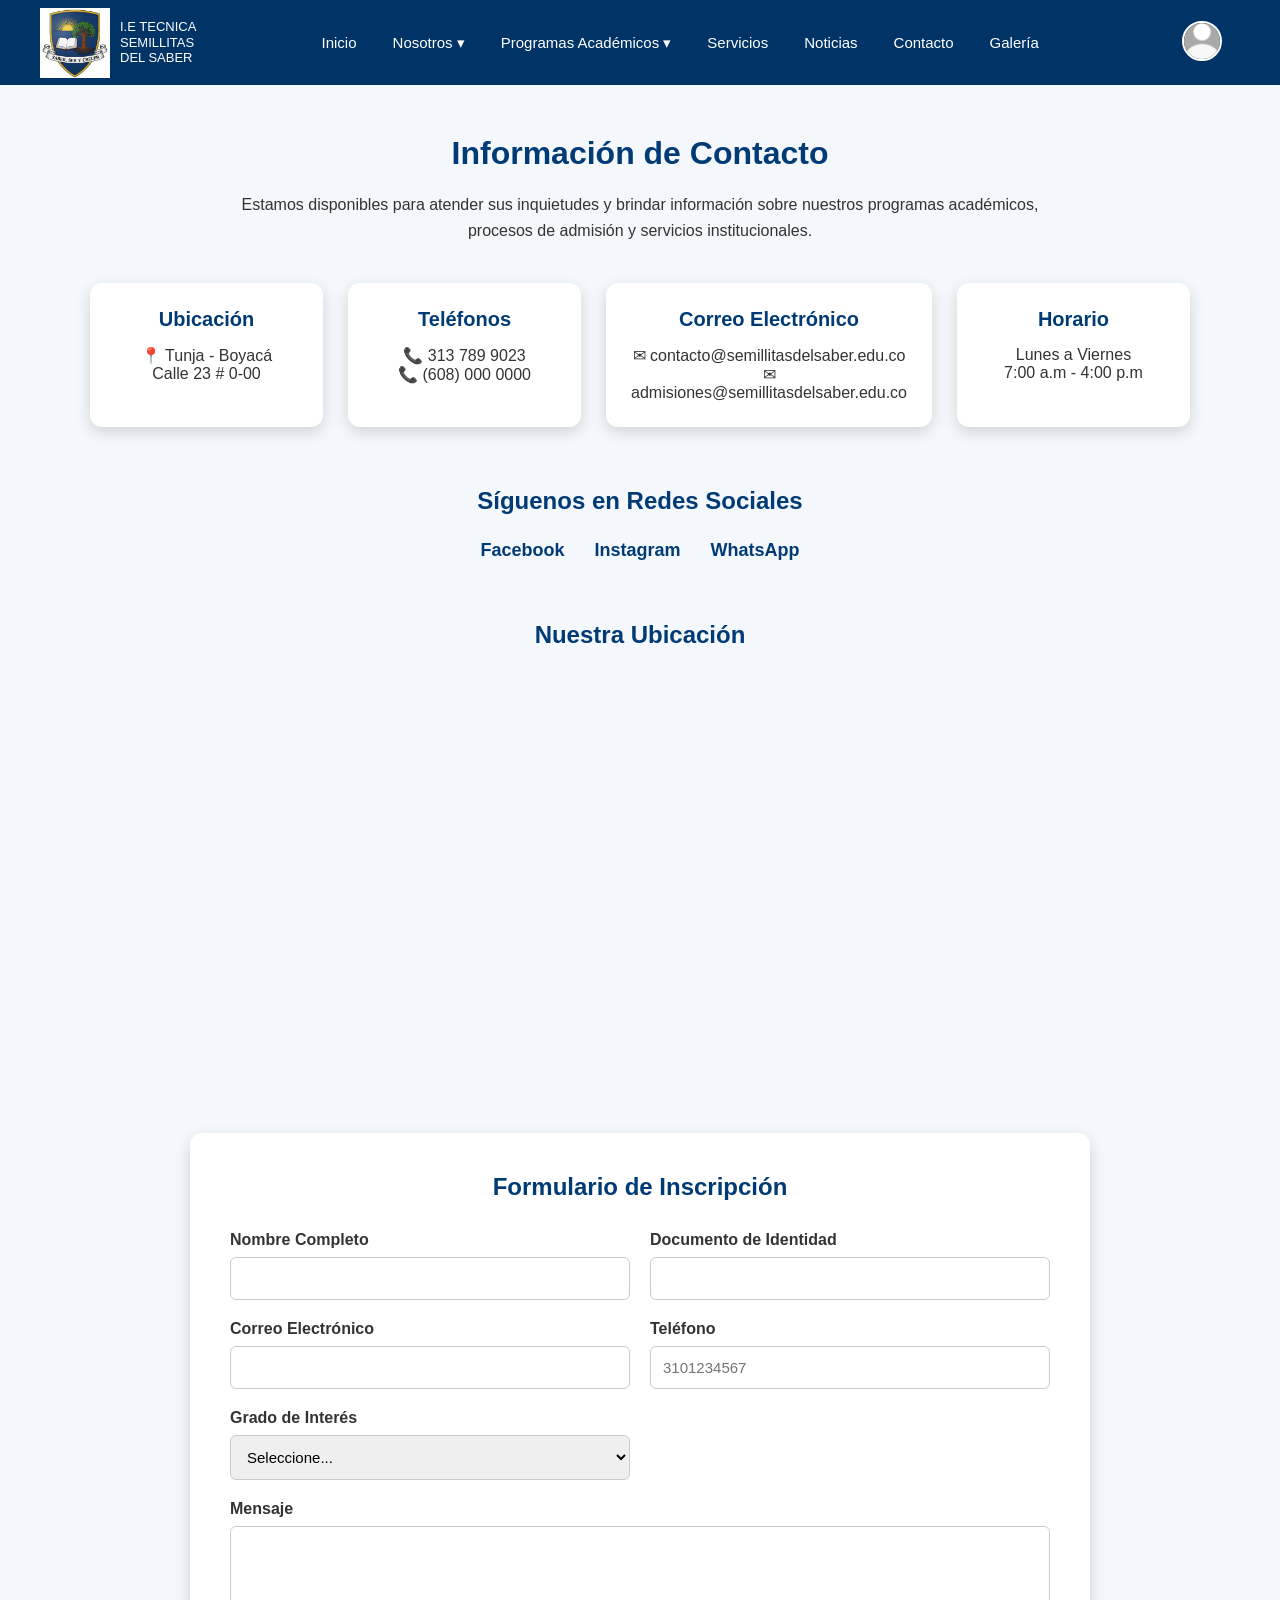
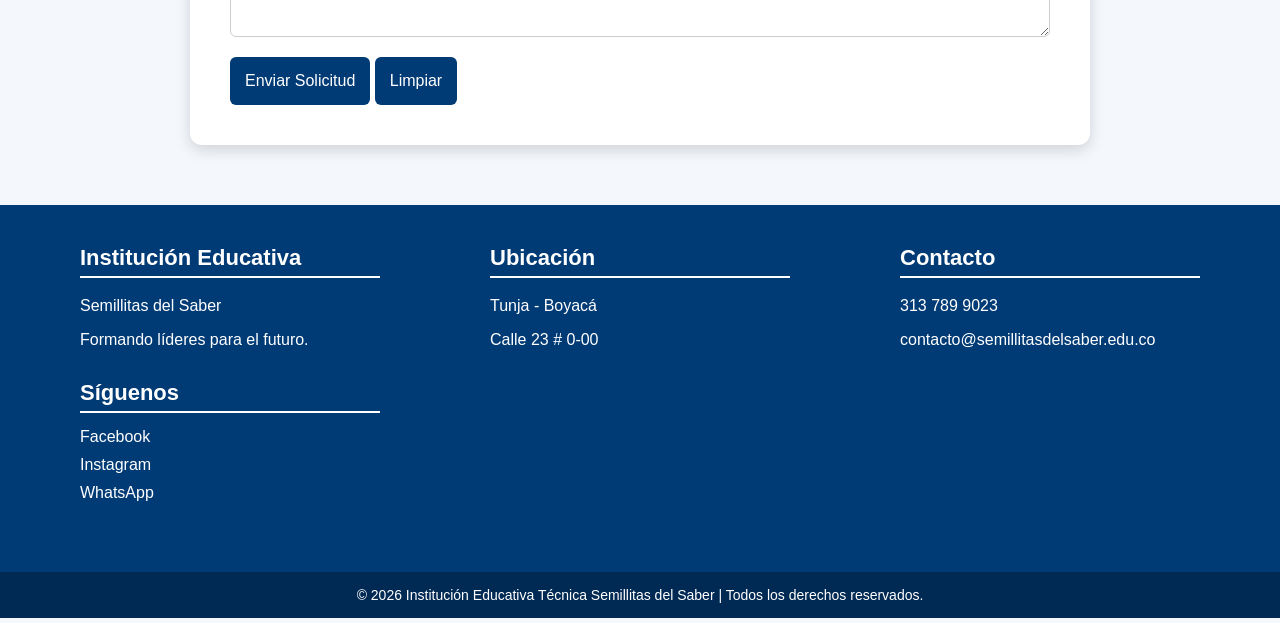
<file: Contacto.html>
<!DOCTYPE html>
<html lang="es">
<head>
<meta charset="UTF-8">
<meta name="viewport" content="width=device-width, initial-scale=1.0">
<title>Contacto - Semillitas del Saber</title>
<link rel="stylesheet" href="css/estilos_contacto.css">
</head>
<body>
<nav>
<ul class="menu">
<li class="logo">
<img src="img/logo.png" alt="Logo Semillitas del Saber">
<p>I.E TECNICA<br>SEMILLITAS<br>DEL SABER</p>
</li>
<li><a href="index.html">Inicio</a></li>
<li>
<a href="Nosotros.html">Nosotros &#9662;</a>
<ul class="submenu">
<li><a href="Nosotros.html#Historia">Historia</a></li>
<li><a href="Nosotros.html#Mision">Misión</a></li>
<li><a href="Nosotros.html#Vision">Visión</a></li>
<li><a href="Nosotros.html#Perfil">Perfil</a></li>
<li><a href="Nosotros.html#Instalaciones">Instalaciones</a></li>
</ul>
</li>
<li>
<a href="Programas_academicos.html">Programas Académicos &#9662;</a>
<ul class="submenu">
<li><a href="Programa_academico_preescolar.html">Preescolar</a></li>
<li><a href="Programa_academico_primaria.html">Primaria</a></li>
<li><a href="Programa_academico_basica.html">Básica</a></li>
<li><a href="Programa_academico_bachillerato.html">Bachillerato</a></li>
</ul>
</li>
<li><a href="Servicios.html">Servicios</a></li>
<li><a href="Noticias.html">Noticias</a></li>
<li><a href="Contacto.html">Contacto</a></li>
<li><a href="Galeria.html">Galería</a></li>
<li class="foto-usuario">
    <a href="Iniciar_sesión.html">
        <img src="img/sin%20foto.png" alt="Iniciar sesión">
    </a>
</li>
</ul>
</nav>
<main>
<section class="contacto">
<h1>Información de Contacto</h1>
<p>Estamos disponibles para atender sus inquietudes y brindar información sobre nuestros programas académicos, procesos de admisión y servicios institucionales.</p>
<div class="contenedor-contacto">
<article class="tarjeta-contacto">
<h2>Ubicación</h2>
<p>📍 Tunja - Boyacá</p>
<p>Calle 23 # 0-00</p>
</article>
<article class="tarjeta-contacto">
<h2>Teléfonos</h2>
<p>📞 313 789 9023</p>
<p>📞 (608) 000 0000</p>
</article>
<article class="tarjeta-contacto">
<h2>Correo Electrónico</h2>
<p>✉ contacto@semillitasdelsaber.edu.co</p>
<p>✉ admisiones@semillitasdelsaber.edu.co</p>
</article>
<article class="tarjeta-contacto">
<h2>Horario</h2>
<p>Lunes a Viernes</p>
<p>7:00 a.m - 4:00 p.m</p>
</article>
</div>
</section>
<section class="redes">
<h2>Síguenos en Redes Sociales</h2>
<div class="iconos-redes">
<a href="#">Facebook</a>
<a href="#">Instagram</a>
<a href="#">WhatsApp</a>
</div>
</section>
<section class="mapa">
<h2>Nuestra Ubicación</h2>
<iframe src="https://maps.google.com/maps?q=5.5356801,-73.3677943&t=&z=17&ie=UTF8&iwloc=&output=embed" title="Ubicación Institución Semillitas del Saber" loading="lazy"></iframe>
</section>
<section class="formulario">
<h2>Formulario de Inscripción</h2>
<form>

<div class="grupo">
<label for="nombre">Nombre Completo</label>
<input type="text" id="nombre" required minlength="5">
</div>

<div class="grupo">
<label for="documento">Documento de Identidad</label>
<input type="number" id="documento" required>
</div>

<div class="grupo">
<label for="correo">Correo Electrónico</label>
<input type="email" id="correo" required>
</div>

<div class="grupo">
<label for="telefono">Teléfono</label>
<input type="tel" id="telefono" pattern="[0-9]{10}" placeholder="3101234567" required>
</div>

<div class="grupo">
<label for="grado">Grado de Interés</label>
<select id="grado" required>
<option value="">Seleccione...</option>
<option>Preescolar</option>
<option>Básica Primaria</option>
<option>Básica Secundaria</option>
<option>Media Académica</option>
</select>
</div>

<div class="grupo mensaje">
<label for="mensaje">Mensaje</label>
<textarea id="mensaje" rows="5"></textarea>
</div>

<div class="botones">
<button type="submit" class="btn-enviar">Enviar Solicitud</button>
<button type="reset" class="btn-limpiar">Limpiar</button>
</div>

</form>

</section>
</main>
<footer>

    <div class="seccion">
        <h3>Institución Educativa</h3>
        <p>Semillitas del Saber</p>
        <p>Formando líderes para el futuro.</p>
    </div>

    <div class="seccion">
        <h3>Ubicación</h3>
        <p>Tunja - Boyacá</p>
        <p>Calle 23 # 0-00</p>
    </div>

    <div class="seccion">
        <h3>Contacto</h3>
        <p>313 789 9023</p>
        <p>contacto@semillitasdelsaber.edu.co</p>
    </div>

    <div class="seccion">
        <h3>Síguenos</h3>
        <a href="#" class="red-social">Facebook</a>
        <a href="#" class="red-social">Instagram</a>
        <a href="#" class="red-social">WhatsApp</a>
    </div>

</footer>

<div class="copyright">
    <p>© 2026 Institución Educativa Técnica Semillitas del Saber | Todos los derechos reservados.</p>
</div>

</body>
</html>
</file>
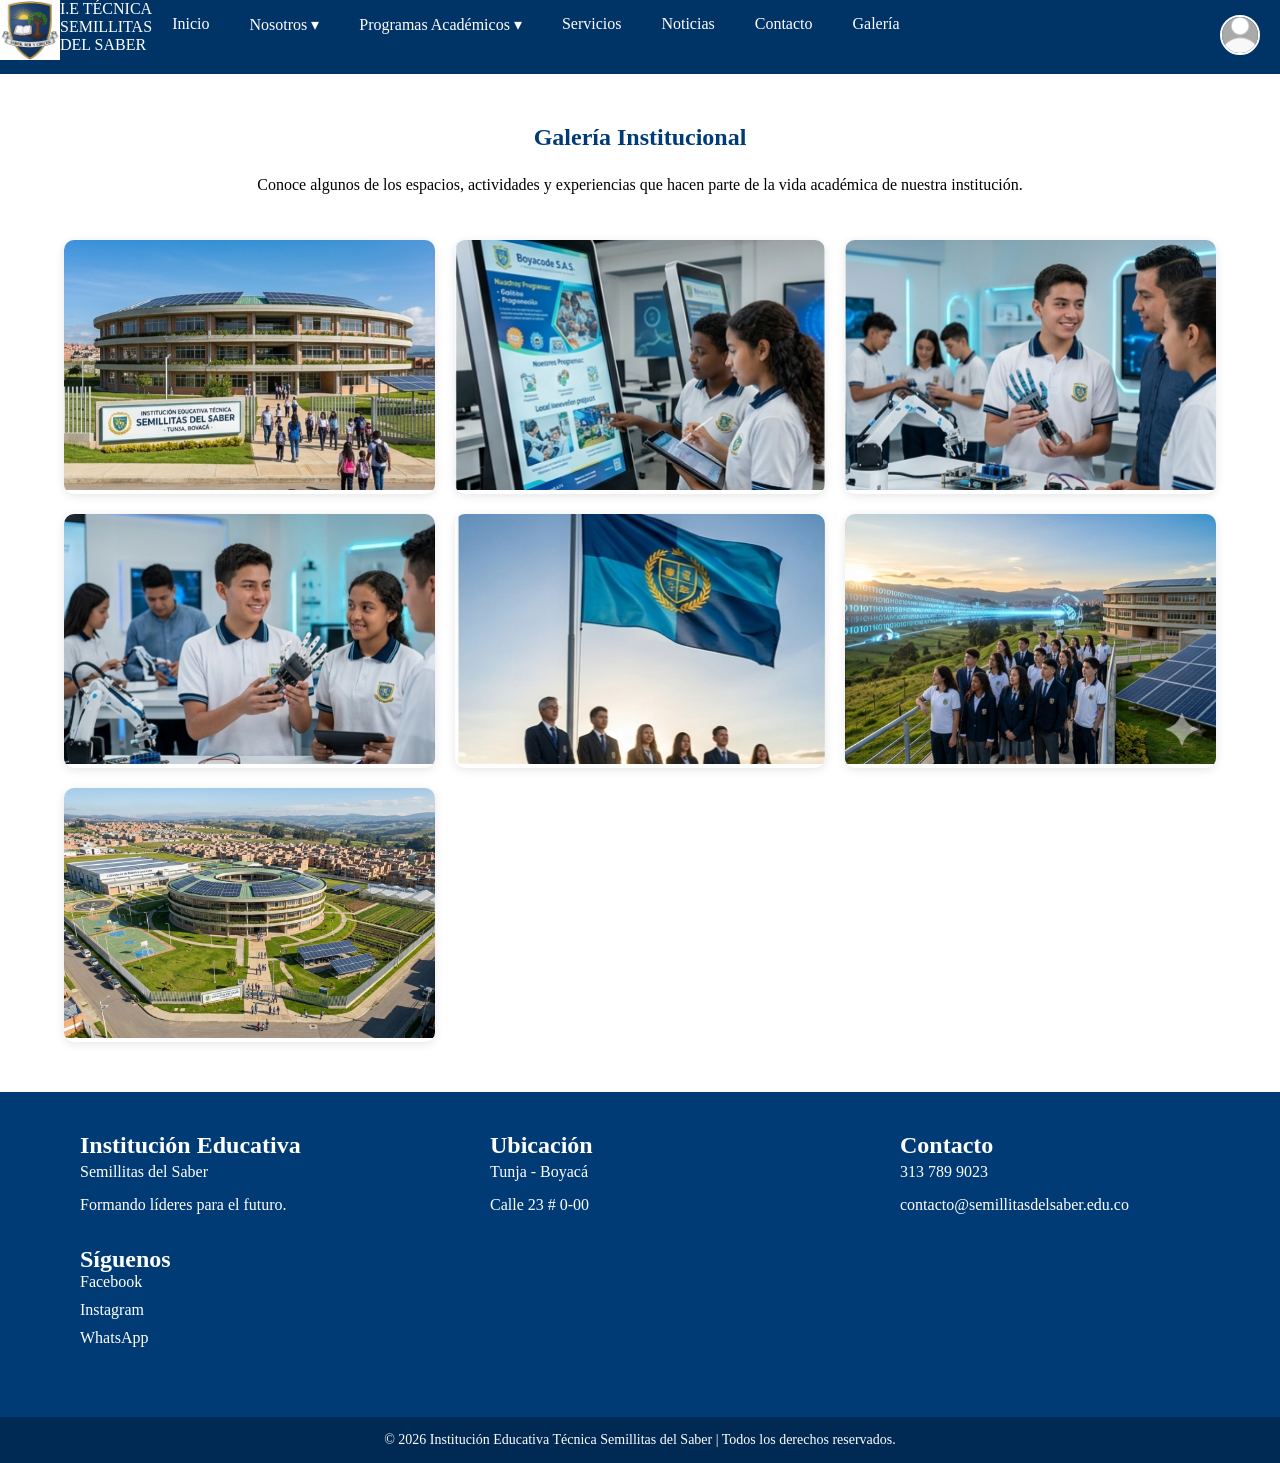
<file: Galeria.html>
<!DOCTYPE html>
<html lang="es">
<head>
<meta charset="UTF-8">
<meta name="viewport" content="width=device-width, initial-scale=1.0">
<title>Galería - Semillitas del Saber</title>
<link rel="stylesheet" href="css/estilos_galeria.css">
</head>
<body>

<nav>
    <ul class="menu">

        <li class="logo-menu">
            <img src="img/logo.png" alt="Logo Institucional" width="60" height="60">
        </li>

        <li class="logo-texto">
            I.E TÉCNICA <br>
            SEMILLITAS <br>
            DEL SABER
        </li>

        <li><a href="index.html">Inicio</a></li>

        <li>
            <a href="Nosotros.html">Nosotros &#9662;</a>
            <ul class="submenu">
                <li><a href="Nosotros.html#Historia">Historia</a></li>
                <li><a href="Nosotros.html#Mision">Misión</a></li>
                <li><a href="Nosotros.html#Vision">Visión</a></li>
                <li><a href="Nosotros.html#Perfil">Perfil</a></li>
                <li><a href="Nosotros.html#Instalaciones">Instalaciones</a></li>
            </ul>
        </li>

        <li>
            <a href="Programas_academicos.html">Programas Académicos &#9662;</a>
            <ul class="submenu">
                <li><a href="Programa_academico_preescolar.html">Preescolar</a></li>
                <li><a href="Programa_academico_primaria.html">Primaria</a></li>
                <li><a href="Programa_academico_basica.html">Básica</a></li>
                <li><a href="Programa_academico_bachillerato.html">Bachillerato</a></li>
            </ul>
        </li>

        <li><a href="Servicios.html">Servicios</a></li>
        <li><a href="Noticias.html">Noticias</a></li>
        <li><a href="Contacto.html">Contacto</a></li>
        <li><a href="Galeria.html">Galería</a></li>

<li class="foto-usuario">
    <a href="Iniciar_sesión.html">
        <img src="img/sin%20foto.png" alt="Iniciar sesión">
    </a>
</li>

    </ul>
</nav>

<section class="galeria">

    <h1>Galería Institucional</h1>

    <p>
        Conoce algunos de los espacios, actividades y experiencias
        que hacen parte de la vida académica de nuestra institución.
    </p>

    <div class="contenedor-galeria">

        <div class="imagen">
            <img src="img/galeria1.PNG" alt="Actividad académica">
        </div>

        <div class="imagen">
            <img src="img/galeria2.PNG" alt="Laboratorio">
        </div>

        <div class="imagen">
            <img src="img/galeria3.PNG" alt="Evento institucional">
        </div>

        <div class="imagen">
            <img src="img/galeria4.PNG" alt="Robótica">
        </div>

        <div class="imagen">
            <img src="img/galeria5.PNG" alt="Deportes">
        </div>

        <div class="imagen">
            <img src="img/galeria6.PNG" alt="Instalaciones">
        </div>

        <div class="imagen">
            <img src="img/colegio.png" alt="Colegio">
        </div>

    </div>

</section>


<footer>

    <div class="seccion">
        <h2>Institución Educativa</h2>
        <p>Semillitas del Saber</p>
        <p>Formando líderes para el futuro.</p>
    </div>

    <div class="seccion">
        <h2>Ubicación</h2>
        <p>Tunja - Boyacá</p>
        <p>Calle 23 # 0-00</p>
    </div>

    <div class="seccion">
        <h2>Contacto</h2>
        <p>313 789 9023</p>
        <p>contacto@semillitasdelsaber.edu.co</p>
    </div>

    <div class="seccion">
        <h2>Síguenos</h2>
        <a href="#" class="red-social">Facebook</a>
        <a href="#" class="red-social">Instagram</a>
        <a href="#" class="red-social">WhatsApp</a>
    </div>

</footer>

<div class="copyright">
    <p>
        © 2026 Institución Educativa Técnica Semillitas del Saber |
        Todos los derechos reservados.
    </p>
</div>

</body>
</html>
</file>
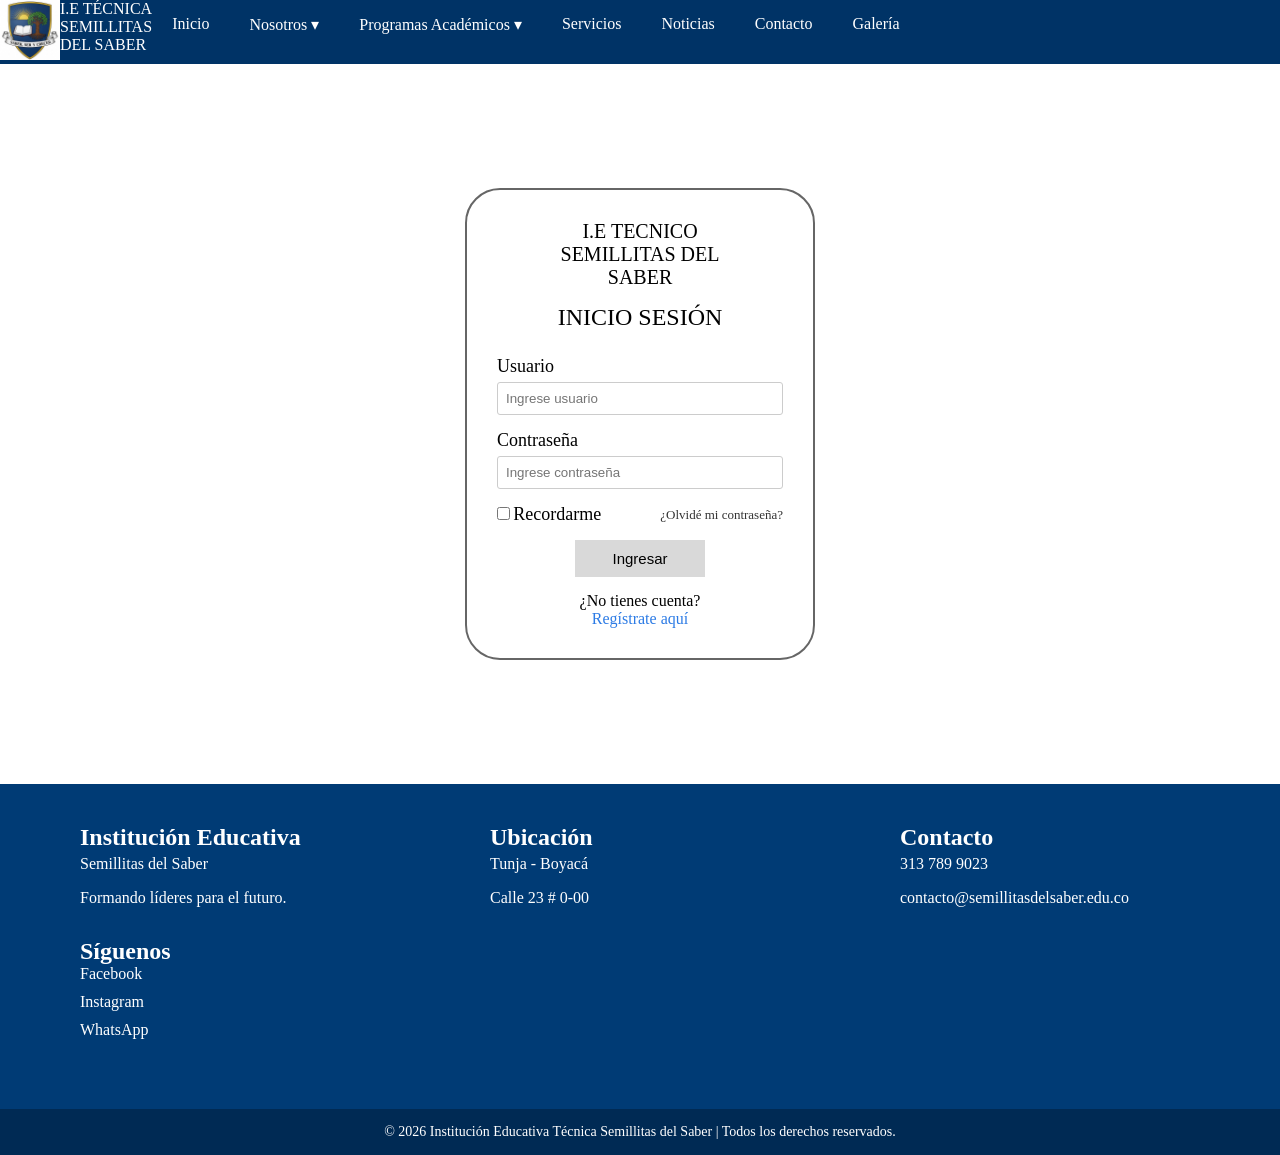
<file: Iniciar_sesión.html>
<!DOCTYPE html>
<html lang="en">
<head>
    <meta charset="UTF-8">
    <meta name="viewport" content="width=device-width, initial-scale=1.0">
    <title>Document</title>
    <link rel="stylesheet" href="css/estilos_inicio_de_sesion.css">
</head>
<body>
<nav>
    <ul class="menu">

        <li class="logo-menu">
            <img src="img/logo.png" alt="Logo Institucional" width="60" height="60">
        </li>

        <li class="logo-texto">
            I.E TÉCNICA <br>
            SEMILLITAS <br>
            DEL SABER
        </li>

        <li><a href="index.html">Inicio</a></li>

        <li>
            <a href="Nosotros.html">Nosotros &#9662;</a>
            <ul class="submenu">
                <li><a href="Nosotros.html#Historia">Historia</a></li>
                <li><a href="Nosotros.html#Mision">Misión</a></li>
                <li><a href="Nosotros.html#Vision">Visión</a></li>
                <li><a href="Nosotros.html#Perfil">Perfil</a></li>
                <li><a href="Nosotros.html#Instalaciones">Instalaciones</a></li>
            </ul>
        </li>

        <li>
            <a href="Programas_academicos.html">Programas Académicos &#9662;</a>
            <ul class="submenu">
                <li><a href="Programa_academico_preescolar.html">Preescolar</a></li>
                <li><a href="Programa_academico_primaria.html">Primaria</a></li>
                <li><a href="Programa_academico_basica.html">Básica</a></li>
                <li><a href="Programa_academico_bachillerato.html">Bachillerato</a></li>
            </ul>
        </li>

        <li><a href="Servicios.html">Servicios</a></li>
        <li><a href="Noticias.html">Noticias</a></li>
        <li><a href="Contacto.html">Contacto</a></li>
        <li><a href="Galeria.html">Galería</a></li>



    </ul>
</nav>
<section class="login-container">

    <div class="login-box">

        <h1>I.E TECNICO<br>SEMILLITAS DEL<br>SABER</h1>

        <h2>INICIO SESIÓN</h2>

        <form>

            <label for="usuario">Usuario</label>
            <input type="text" id="usuario" placeholder="Ingrese usuario" required>

            <label for="password">Contraseña</label>
            <input type="password" id="password" placeholder="Ingrese contraseña" required>

            <div class="opciones">
                <div>
                    <input type="checkbox" id="recordar">
                    <label for="recordar">Recordarme</label>
                </div>

                <a href="#">¿Olvidé mi contraseña?</a>
            </div>

            <button type="submit">Ingresar</button>

        </form>

        <p>¿No tienes cuenta?</p>

        <a href="registro.html" class="registro">
            Regístrate aquí
        </a>

    </div>

</section>



        <footer>

    <div class="seccion">
        <h2>Institución Educativa</h2>
        <p>Semillitas del Saber</p>
        <p>Formando líderes para el futuro.</p>
    </div>

    <div class="seccion">
        <h2>Ubicación</h2>
        <p>Tunja - Boyacá</p>
        <p>Calle 23 # 0-00</p>
    </div>

    <div class="seccion">
        <h2>Contacto</h2>
        <p>313 789 9023</p>
        <p>contacto@semillitasdelsaber.edu.co</p>
    </div>

    <div class="seccion">
        <h2>Síguenos</h2>
        <a href="#" class="red-social">Facebook</a>
        <a href="#" class="red-social">Instagram</a>
        <a href="#" class="red-social">WhatsApp</a>
    </div>

</footer>

<div class="copyright">
    <p>
        © 2026 Institución Educativa Técnica Semillitas del Saber |
        Todos los derechos reservados.
    </p>
</div>


</body>
</html>
</file>
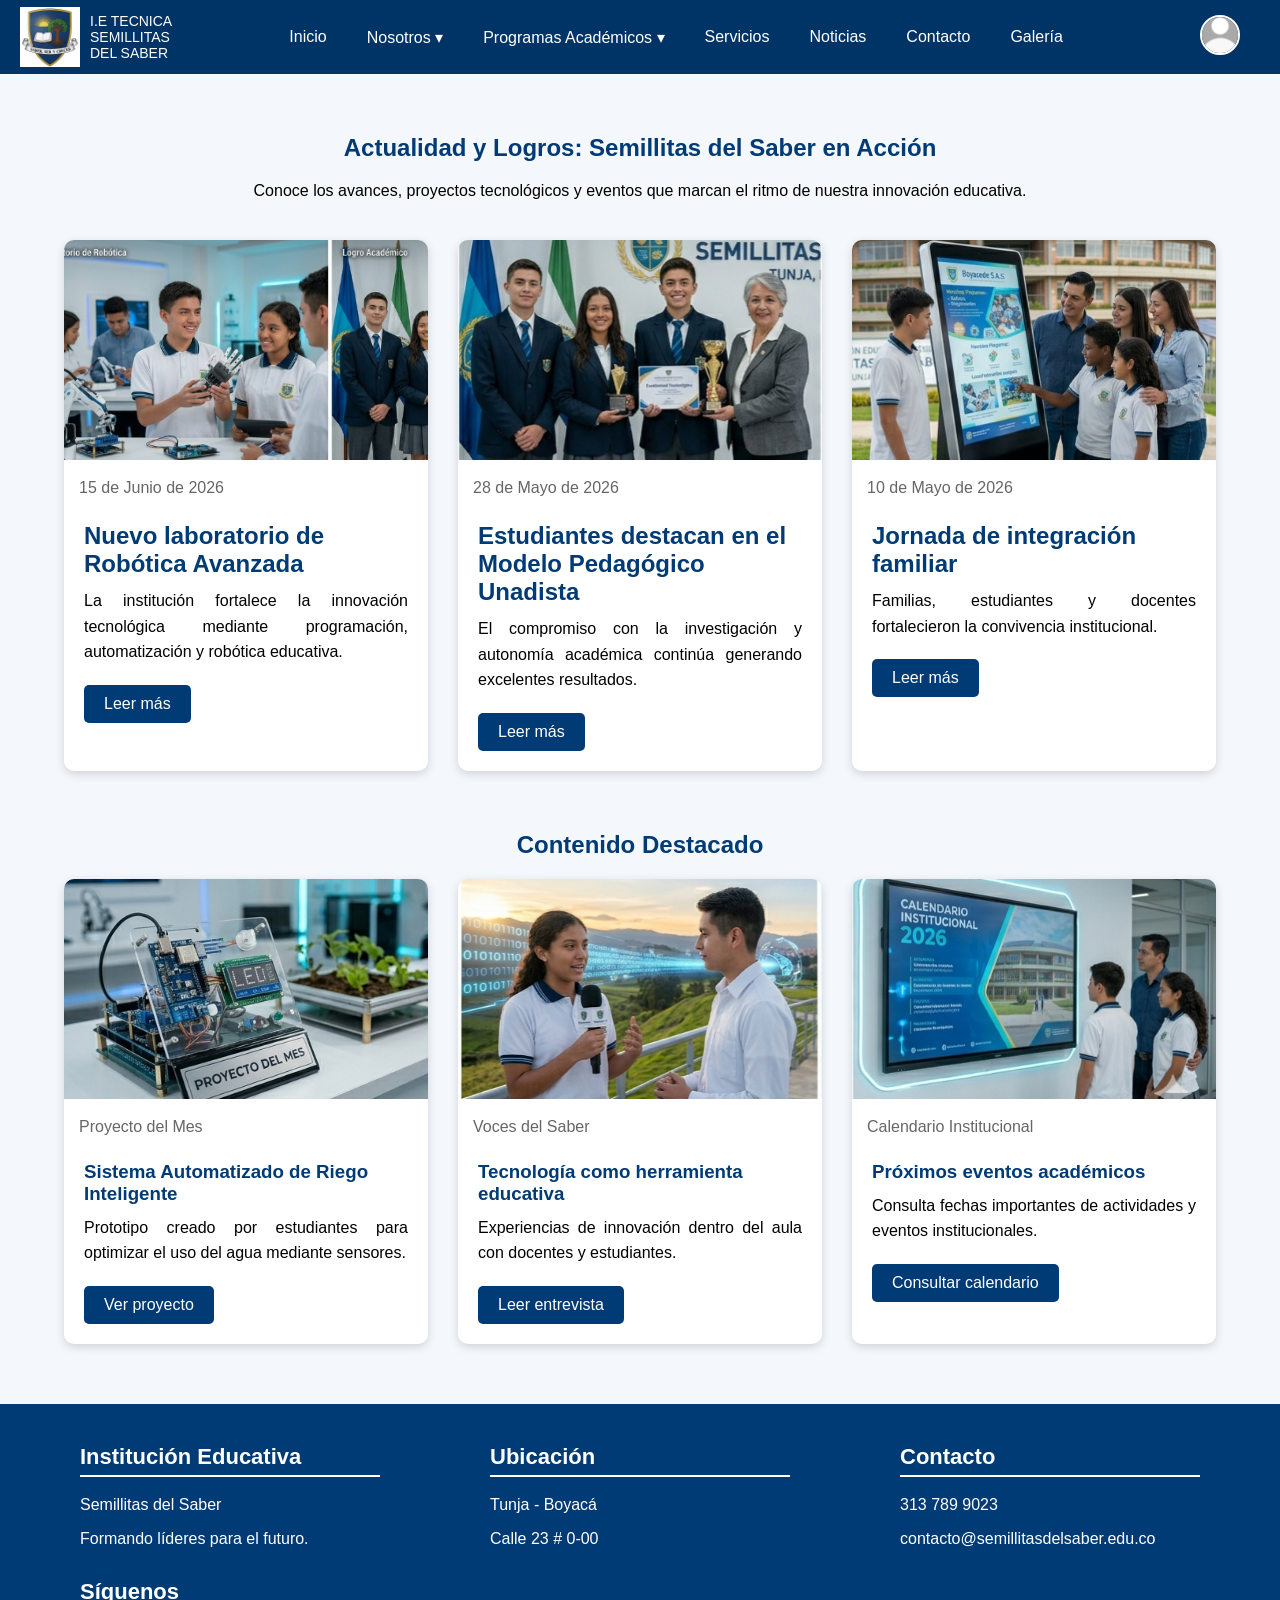
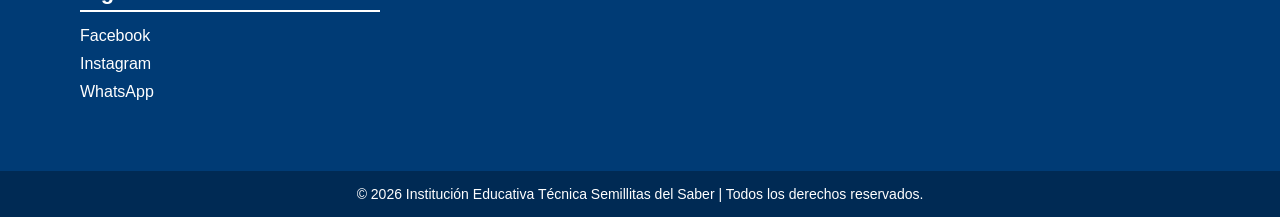
<file: Noticias.html>
<!DOCTYPE html>
<html lang="es">
<head>
<meta charset="UTF-8">
<meta name="viewport" content="width=device-width, initial-scale=1.0">
<title>Noticias Semillitas del Saber</title>
<link rel="stylesheet" href="css/estilos_noticias.css">
</head>
<body>
<nav>
<ul class="menu">
<li class="logo">
<img src="img/logo.png" alt="Logo Institución Semillitas del Saber">
<p>I.E TECNICA<br>SEMILLITAS<br>DEL SABER</p>
</li>
<li><a href="index.html">Inicio</a></li>
<li>
<a href="Nosotros.html">Nosotros &#9662;</a>
<ul class="submenu">
<li><a href="Nosotros.html#Historia">Historia</a></li>
<li><a href="Nosotros.html#Mision">Misión</a></li>
<li><a href="Nosotros.html#Vision">Visión</a></li>
<li><a href="Nosotros.html#Perfil">Perfil</a></li>
<li><a href="Nosotros.html#Instalaciones">Instalaciones</a></li>
</ul>
</li>
<li>

<a href="Programas_academicos.html">
Programas Académicos &#9662;
</a>

<ul class="submenu">
<li><a href="Programa_academico_preescolar.html">Preescolar</a></li>
<li><a href="Programa_academico_primaria.html">Primaria</a></li>
<li><a href="Programa_academico_basica.html">Básica</a></li>
<li><a href="Programa_academico_bachillerato.html">Bachillerato</a></li>
</ul>
</li>
<li><a href="Servicios.html">Servicios</a></li>
<li><a href="Noticias.html">Noticias</a></li>
<li><a href="Contacto.html">Contacto</a></li>
<li><a href="Galeria.html">Galería</a></li>
<li class="foto-usuario">
    <a href="Iniciar_sesión.html">
        <img src="img/sin%20foto.png" alt="Iniciar sesión">
    </a>
</li>
</ul>
</nav>
<main>
<section class="noticias">
<h1>Actualidad y Logros: Semillitas del Saber en Acción</h1>
<p>Conoce los avances, proyectos tecnológicos y eventos que marcan el ritmo de nuestra innovación educativa.</p>
<div class="contenedor-noticias">
<article class="noticia">
<img src="img/noticia4.PNG" alt="Laboratorio de robótica">
<time datetime="2026-06-15">15 de Junio de 2026</time>
<h2>Nuevo laboratorio de Robótica Avanzada</h2>
<p>La institución fortalece la innovación tecnológica mediante programación, automatización y robótica educativa.</p>
<a href="#">Leer más</a>
</article>
<article class="noticia">
<img src="img/noticia5.PNG" alt="Logro académico estudiantes">
<time datetime="2026-05-28">28 de Mayo de 2026</time>
<h2>Estudiantes destacan en el Modelo Pedagógico Unadista</h2>
<p>El compromiso con la investigación y autonomía académica continúa generando excelentes resultados.</p>
<a href="#">Leer más</a>
</article>
<article class="noticia">
<img src="img/noticia6.PNG" alt="Integración familiar">
<time datetime="2026-05-10">10 de Mayo de 2026</time>
<h2>Jornada de integración familiar</h2>
<p>Familias, estudiantes y docentes fortalecieron la convivencia institucional.</p>
<a href="#">Leer más</a>
</article>
</div>
</section>
<section class="contenido-destacado">
<h2>Contenido Destacado</h2>
<div class="contenedor-noticias">
<article class="noticia">
<img src="img/noticia7.PNG" alt="Sistema automatizado de riego">
<time datetime="2026-06-01">Proyecto del Mes</time>
<h3>Sistema Automatizado de Riego Inteligente</h3>
<p>Prototipo creado por estudiantes para optimizar el uso del agua mediante sensores.</p>
<a href="#">Ver proyecto</a>
</article>
<article class="noticia">
<img src="img/noticia8.PNG" alt="Voces del Saber">
<time datetime="2026-06-05">Voces del Saber</time>
<h3>Tecnología como herramienta educativa</h3>
<p>Experiencias de innovación dentro del aula con docentes y estudiantes.</p>
<a href="#">Leer entrevista</a>
</article>
<article class="noticia">
<img src="img/noticia9.PNG" alt="Calendario institucional">
<time datetime="2026-06-20">Calendario Institucional</time>
<h3>Próximos eventos académicos</h3>
<p>Consulta fechas importantes de actividades y eventos institucionales.</p>
<a href="#">Consultar calendario</a>
</article>
</div>
</section>
</main>
<footer>
<div class="seccion">
<h3>Institución Educativa</h3>
<p>Semillitas del Saber</p>
<p>Formando líderes para el futuro.</p>
</div>
<div class="seccion">
<h3>Ubicación</h3>
<p>Tunja - Boyacá</p>
<p>Calle 23 # 0-00</p>
</div>
<div class="seccion">
<h3>Contacto</h3>
<p>313 789 9023</p>
<p>contacto@semillitasdelsaber.edu.co</p>
</div>
<div class="seccion">
<h3>Síguenos</h3>
<a href="#" class="red-social">Facebook</a>
<a href="#" class="red-social">Instagram</a>
<a href="#" class="red-social">WhatsApp</a>
</div>
</footer>
<div class="copyright">
<p>© 2026 Institución Educativa Técnica Semillitas del Saber | Todos los derechos reservados.</p>
</div>
</body>
</html>
</file>
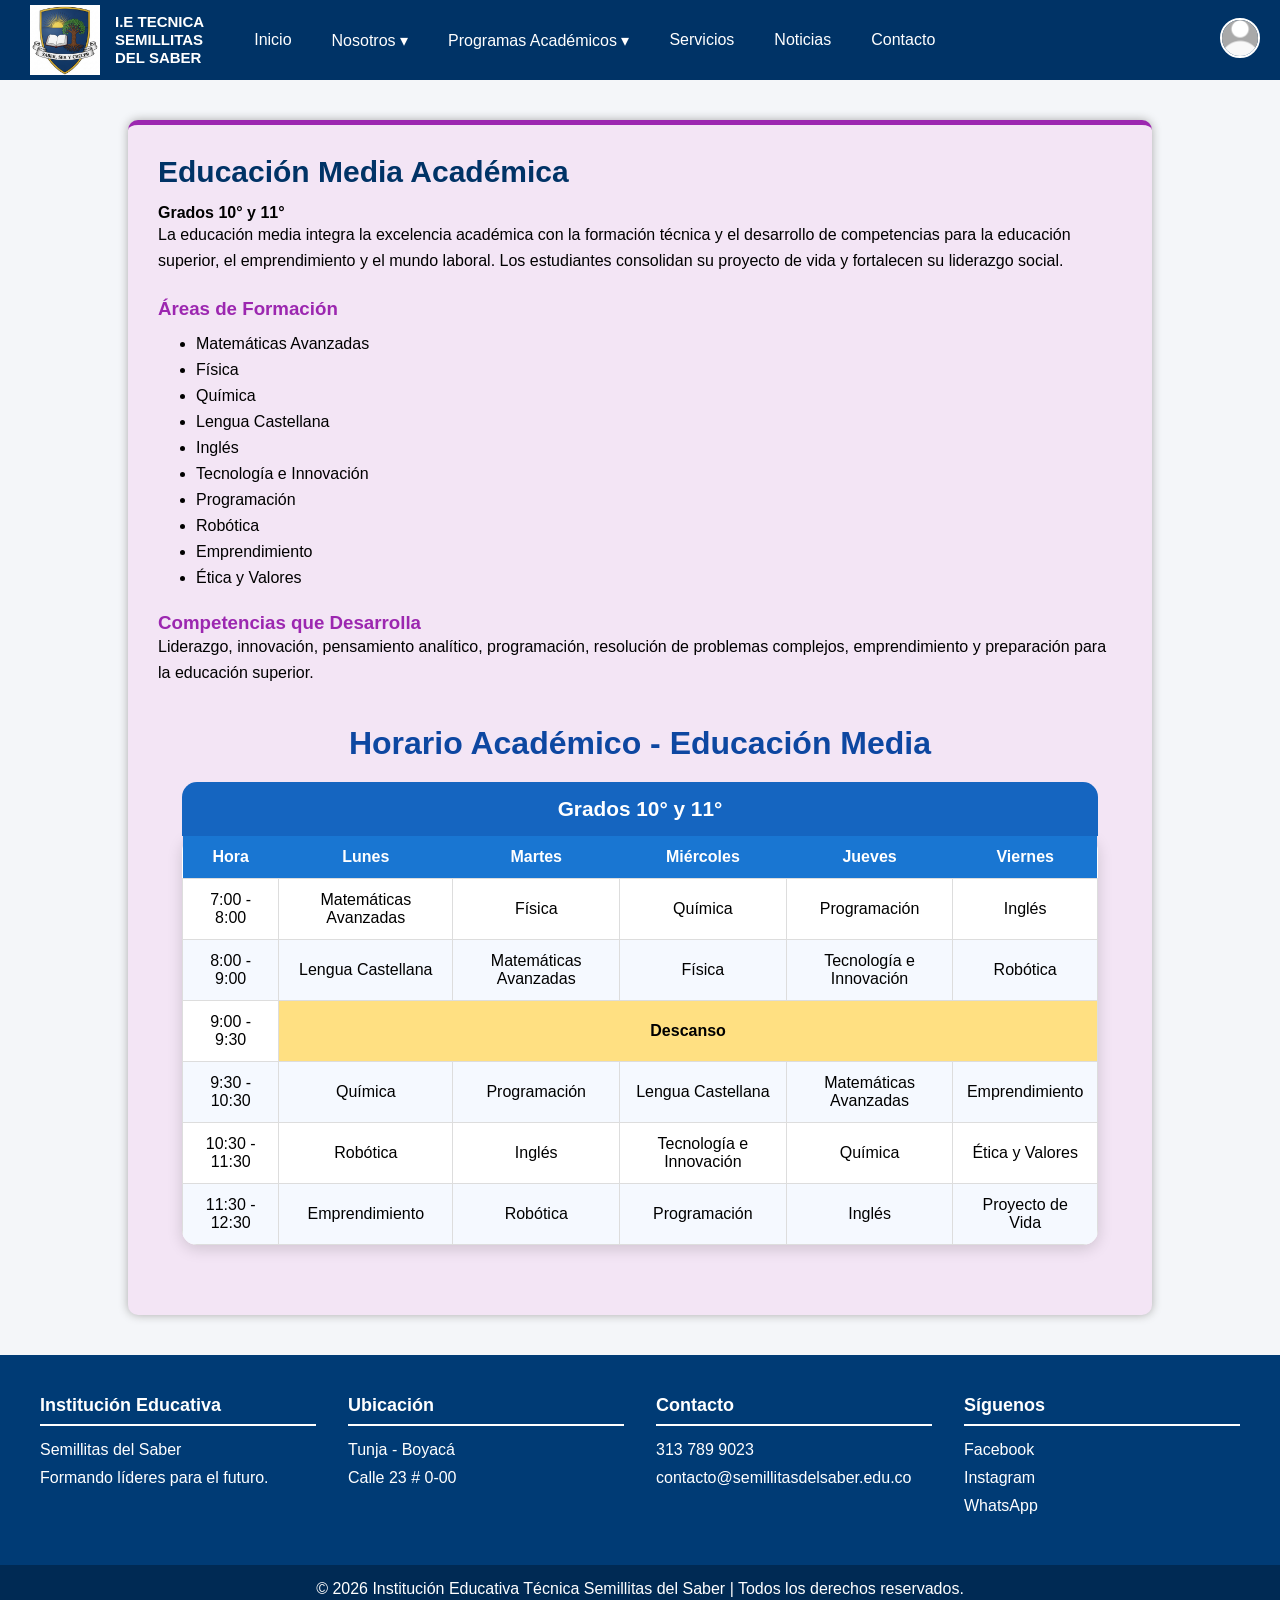
<file: Programa_academico_bachillerato.html>
<!DOCTYPE html>
<html lang="es">
<head>
<meta charset="UTF-8">
<meta name="viewport" content="width=device-width, initial-scale=1.0">
<title>Bachillerato - Semillitas del Saber</title>
<link rel="stylesheet" href="css/estilos_programas_bachillerato.css">
</head>
<body>
<nav>
<ul class="menu">
<li class="logo">
<img src="img/logo.png" alt="Logo Institución">
<p class="logo-texto">I.E TECNICA <br>SEMILLITAS <br>DEL SABER</p>
</li>
<li><a href="index.html">Inicio</a></li>
<li>
<a href="Nosotros.html">Nosotros &#9662;</a>
<ul class="submenu">
<li><a href="Nosotros.html#Historia">Historia</a></li>
<li><a href="Nosotros.html#Mision">Misión</a></li>
<li><a href="Nosotros.html#Vision">Visión</a></li>
<li><a href="Nosotros.html#Perfil">Perfil</a></li>
<li><a href="Nosotros.html#Instalaciones">Instalaciones</a></li>
<li><a href="Galeria.html">Galería</a></li>
</ul>
</li>
<li>
<a href="Programas_academicos.html">Programas Académicos &#9662;</a>
<ul class="submenu">
<li><a href="Programa_academico_preescolar.html">Preescolar</a></li>
<li><a href="Programa_academico_primaria.html">Primaria</a></li>
<li><a href="Programa_academico_basica.html">Básica</a></li>
<li><a href="Programa_academico_bachillerato.html">Bachillerato</a></li>
</ul>
</li>
<li><a href="Servicios.html">Servicios</a></li>
<li><a href="Noticias.html">Noticias</a></li>
<li><a href="Contacto.html">Contacto</a></li>
<li class="foto-usuario">
    <a href="Iniciar_sesión.html">
        <img src="img/sin%20foto.png" alt="Iniciar sesión">
    </a>
</li>
</ul>
</nav>
<main class="nivel">
<h2>Educación Media Académica</h2>
<h4>Grados 10° y 11°</h4>
<p>La educación media integra la excelencia académica con la formación técnica y el desarrollo de competencias para la educación superior, el emprendimiento y el mundo laboral. Los estudiantes consolidan su proyecto de vida y fortalecen su liderazgo social.</p>
<h3>Áreas de Formación</h3>
<ul class="materias">
<li>Matemáticas Avanzadas</li>
<li>Física</li>
<li>Química</li>
<li>Lengua Castellana</li>
<li>Inglés</li>
<li>Tecnología e Innovación</li>
<li>Programación</li>
<li>Robótica</li>
<li>Emprendimiento</li>
<li>Ética y Valores</li>
</ul>
<h3>Competencias que Desarrolla</h3>
<p>Liderazgo, innovación, pensamiento analítico, programación, resolución de problemas complejos, emprendimiento y preparación para la educación superior.</p>
<section class="horario">

    <h2>Horario Académico - Educación Media</h2>

    <table>
        <caption>Grados 10° y 11°</caption>

        <thead>
            <tr>
                <th>Hora</th>
                <th>Lunes</th>
                <th>Martes</th>
                <th>Miércoles</th>
                <th>Jueves</th>
                <th>Viernes</th>
            </tr>
        </thead>

        <tbody>

            <tr>
                <td>7:00 - 8:00</td>
                <td>Matemáticas Avanzadas</td>
                <td>Física</td>
                <td>Química</td>
                <td>Programación</td>
                <td>Inglés</td>
            </tr>

            <tr>
                <td>8:00 - 9:00</td>
                <td>Lengua Castellana</td>
                <td>Matemáticas Avanzadas</td>
                <td>Física</td>
                <td>Tecnología e Innovación</td>
                <td>Robótica</td>
            </tr>

            <tr>
                <td>9:00 - 9:30</td>
                <td colspan="5">Descanso</td>
            </tr>

            <tr>
                <td>9:30 - 10:30</td>
                <td>Química</td>
                <td>Programación</td>
                <td>Lengua Castellana</td>
                <td>Matemáticas Avanzadas</td>
                <td>Emprendimiento</td>
            </tr>

            <tr>
                <td>10:30 - 11:30</td>
                <td>Robótica</td>
                <td>Inglés</td>
                <td>Tecnología e Innovación</td>
                <td>Química</td>
                <td>Ética y Valores</td>
            </tr>

            <tr>
                <td>11:30 - 12:30</td>
                <td>Emprendimiento</td>
                <td>Robótica</td>
                <td>Programación</td>
                <td>Inglés</td>
                <td>Proyecto de Vida</td>
            </tr>

        </tbody>

    </table>

</section>
</main>
<footer>
<div class="seccion">
<h3>Institución Educativa</h3>
<p>Semillitas del Saber</p>
<p>Formando líderes para el futuro.</p>
</div>
<div class="seccion">
<h3>Ubicación</h3>
<p>Tunja - Boyacá</p>
<p>Calle 23 # 0-00</p>
</div>
<div class="seccion">
<h3>Contacto</h3>
<p>313 789 9023</p>
<p>contacto@semillitasdelsaber.edu.co</p>
</div>
<div class="seccion">
<h3>Síguenos</h3>
<a href="#" class="red-social">Facebook</a>
<a href="#" class="red-social">Instagram</a>
<a href="#" class="red-social">WhatsApp</a>
</div>
</footer>
<div class="copyright">
<p>© 2026 Institución Educativa Técnica Semillitas del Saber | Todos los derechos reservados.</p>
</div>
</body>
</html>
</file>
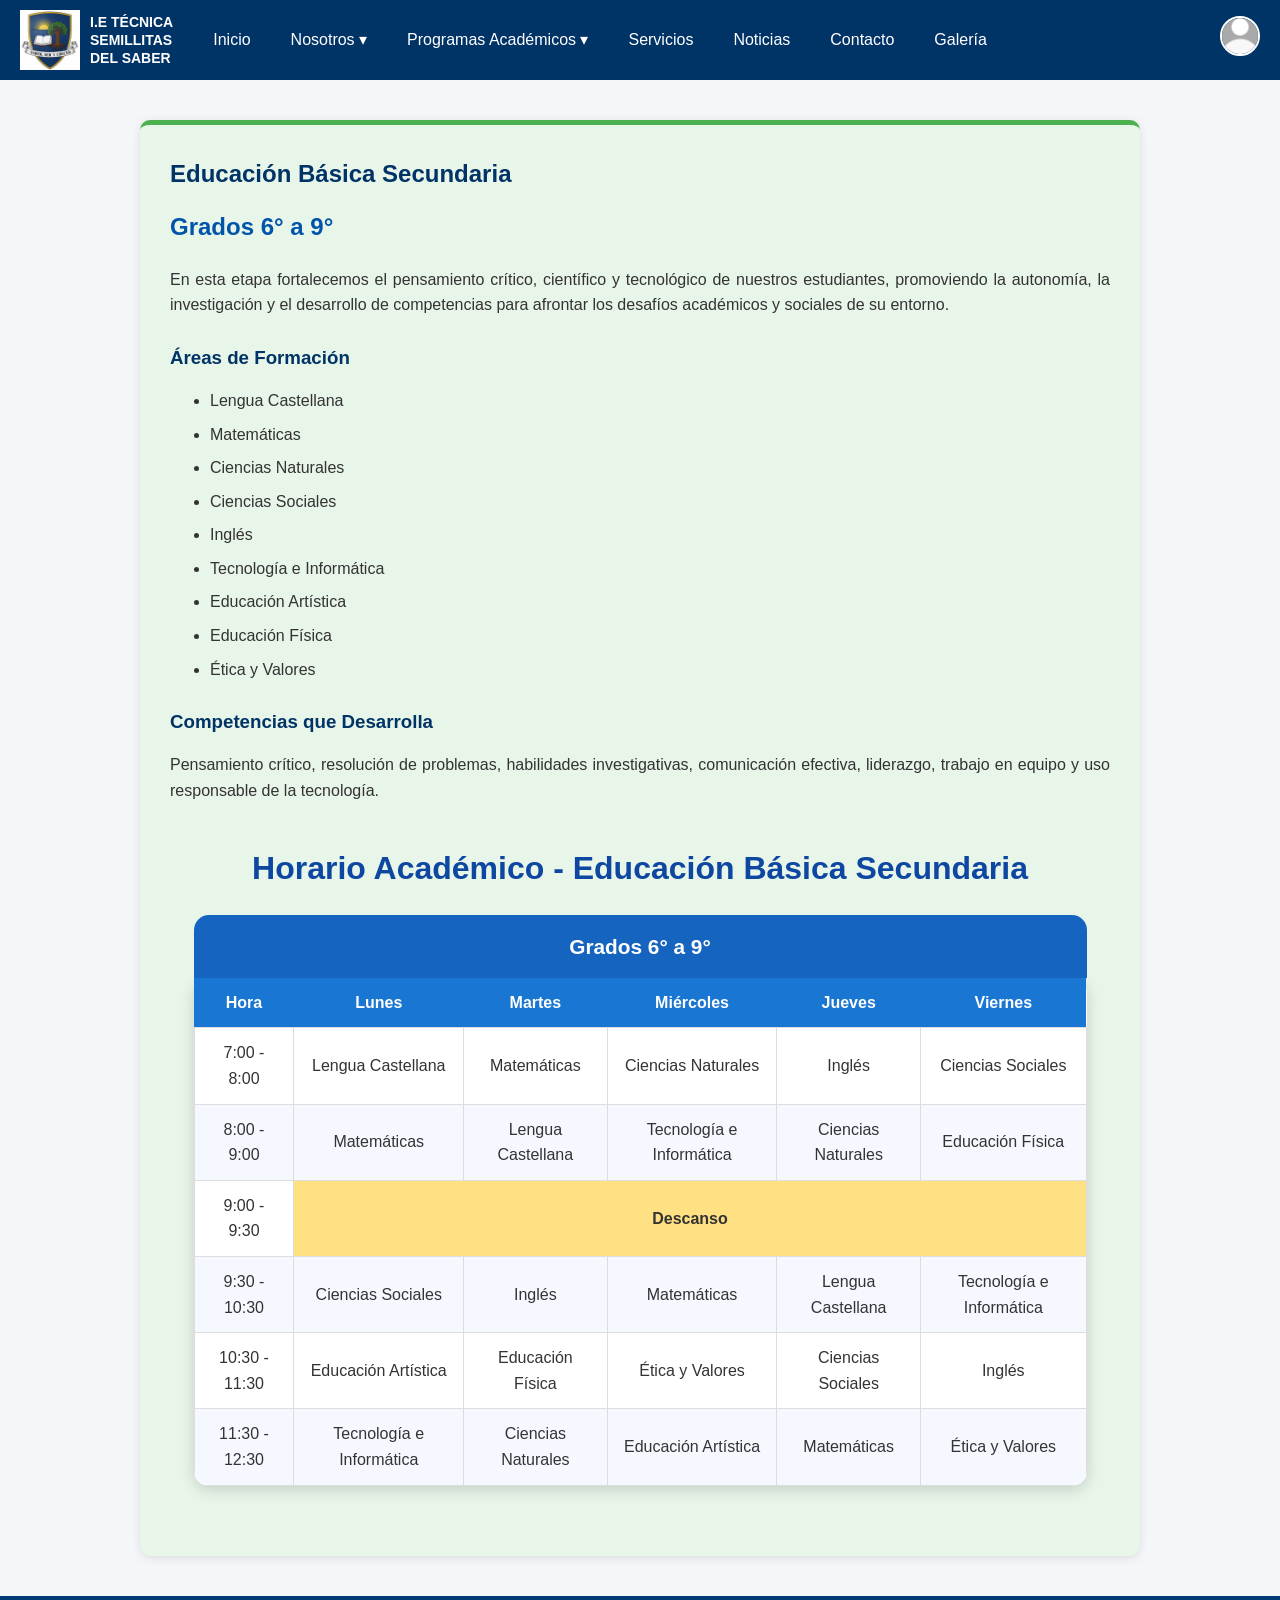
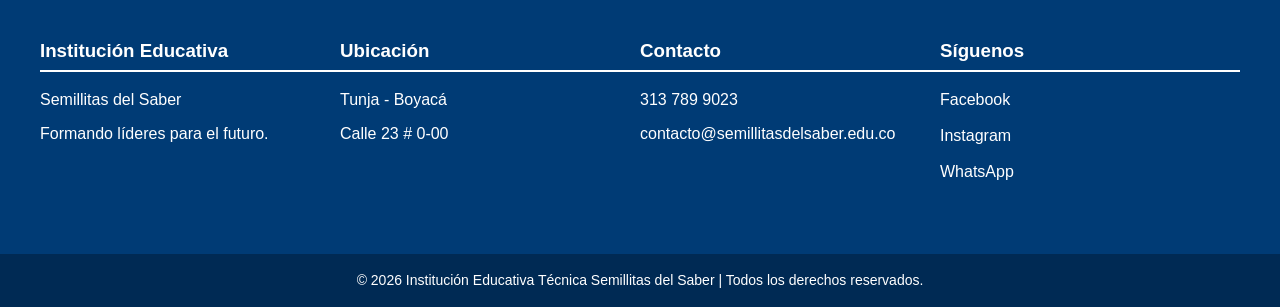
<file: Programa_academico_basica.html>
<!DOCTYPE html>
<html lang="es">
<head>
    <meta charset="UTF-8">
    <meta name="viewport" content="width=device-width, initial-scale=1.0">
    <title>Educación Básica Secundaria - Semillitas del Saber</title>
    <link rel="stylesheet" href="css/estilos_programas_basica_primaria.css">
</head>
<body>

<nav>
    <ul class="menu">

        <li class="logo-menu">
            <img src="img/logo.png" alt="Logo institucional" width="60" height="60">
            <span class="logo-texto">
                I.E TÉCNICA <br>
                SEMILLITAS <br>
                DEL SABER
            </span>
        </li>

        <li><a href="index.html">Inicio</a></li>

        <li>
            <a href="Nosotros.html">Nosotros &#9662;</a>

            <ul class="submenu">
                <li><a href="Nosotros.html#historia">Historia</a></li>
                <li><a href="Nosotros.html#mision">Misión</a></li>
                <li><a href="Nosotros.html#vision">Visión</a></li>
                <li><a href="Nosotros.html#perfil">Perfil</a></li>
                <li><a href="Nosotros.html#instalaciones">Instalaciones</a></li>
            </ul>
        </li>

        <li>
            <a href="Programas_academicos.html">Programas Académicos &#9662;</a>

            <ul class="submenu">
                <li><a href="Programa_academico_preescolar.html">Preescolar</a></li>
                <li><a href="Programa_academico_primaria.html">Primaria</a></li>
                <li><a href="Programa_academico_basica.html">Básica Secundaria</a></li>
                <li><a href="Programa_academico_bachillerato.html">Bachillerato</a></li>
            </ul>
        </li>

        <li><a href="Servicios.html">Servicios</a></li>
        <li><a href="Noticias.html">Noticias</a></li>
        <li><a href="Contacto.html">Contacto</a></li>
        <li><a href="Galeria.html">Galería</a></li>
<li class="foto-usuario">
    <a href="Iniciar_sesión.html">
        <img src="img/sin%20foto.png" alt="Iniciar sesión">
    </a>
</li>
    </ul>
</nav>

<main>

    <section class="nivel">

        <h1>Educación Básica Secundaria</h1>

        <h2>Grados 6° a 9°</h2>

        <p>
            En esta etapa fortalecemos el pensamiento crítico,
            científico y tecnológico de nuestros estudiantes,
            promoviendo la autonomía, la investigación y el
            desarrollo de competencias para afrontar los desafíos
            académicos y sociales de su entorno.
        </p>

        <h3>Áreas de Formación</h3>

        <ul class="materias">
            <li>Lengua Castellana</li>
            <li>Matemáticas</li>
            <li>Ciencias Naturales</li>
            <li>Ciencias Sociales</li>
            <li>Inglés</li>
            <li>Tecnología e Informática</li>
            <li>Educación Artística</li>
            <li>Educación Física</li>
            <li>Ética y Valores</li>
        </ul>

        <h3>Competencias que Desarrolla</h3>

        <p>
            Pensamiento crítico, resolución de problemas,
            habilidades investigativas, comunicación efectiva,
            liderazgo, trabajo en equipo y uso responsable de la tecnología.
        </p>
<section class="horario">

    <h2>Horario Académico - Educación Básica Secundaria</h2>

    <table>
        <caption>Grados 6° a 9°</caption>

        <thead>
            <tr>
                <th>Hora</th>
                <th>Lunes</th>
                <th>Martes</th>
                <th>Miércoles</th>
                <th>Jueves</th>
                <th>Viernes</th>
            </tr>
        </thead>

        <tbody>

            <tr>
                <td>7:00 - 8:00</td>
                <td>Lengua Castellana</td>
                <td>Matemáticas</td>
                <td>Ciencias Naturales</td>
                <td>Inglés</td>
                <td>Ciencias Sociales</td>
            </tr>

            <tr>
                <td>8:00 - 9:00</td>
                <td>Matemáticas</td>
                <td>Lengua Castellana</td>
                <td>Tecnología e Informática</td>
                <td>Ciencias Naturales</td>
                <td>Educación Física</td>
            </tr>

            <tr>
                <td>9:00 - 9:30</td>
                <td colspan="5">Descanso</td>
            </tr>

            <tr>
                <td>9:30 - 10:30</td>
                <td>Ciencias Sociales</td>
                <td>Inglés</td>
                <td>Matemáticas</td>
                <td>Lengua Castellana</td>
                <td>Tecnología e Informática</td>
            </tr>

            <tr>
                <td>10:30 - 11:30</td>
                <td>Educación Artística</td>
                <td>Educación Física</td>
                <td>Ética y Valores</td>
                <td>Ciencias Sociales</td>
                <td>Inglés</td>
            </tr>

            <tr>
                <td>11:30 - 12:30</td>
                <td>Tecnología e Informática</td>
                <td>Ciencias Naturales</td>
                <td>Educación Artística</td>
                <td>Matemáticas</td>
                <td>Ética y Valores</td>
            </tr>

        </tbody>

    </table>

</section>
    </section>

</main>

<footer>

    <div class="seccion">
        <h3>Institución Educativa</h3>
        <p>Semillitas del Saber</p>
        <p>Formando líderes para el futuro.</p>
    </div>

    <div class="seccion">
        <h3>Ubicación</h3>
        <p>Tunja - Boyacá</p>
        <p>Calle 23 # 0-00</p>
    </div>

    <div class="seccion">
        <h3>Contacto</h3>
        <p>313 789 9023</p>
        <p>contacto@semillitasdelsaber.edu.co</p>
    </div>

    <div class="seccion">
        <h3>Síguenos</h3>
        <a href="#" class="red-social">Facebook</a>
        <a href="#" class="red-social">Instagram</a>
        <a href="#" class="red-social">WhatsApp</a>
    </div>

</footer>

<div class="copyright">
    <p>© 2026 Institución Educativa Técnica Semillitas del Saber | Todos los derechos reservados.</p>
</div>

</body>
</html>
</file>
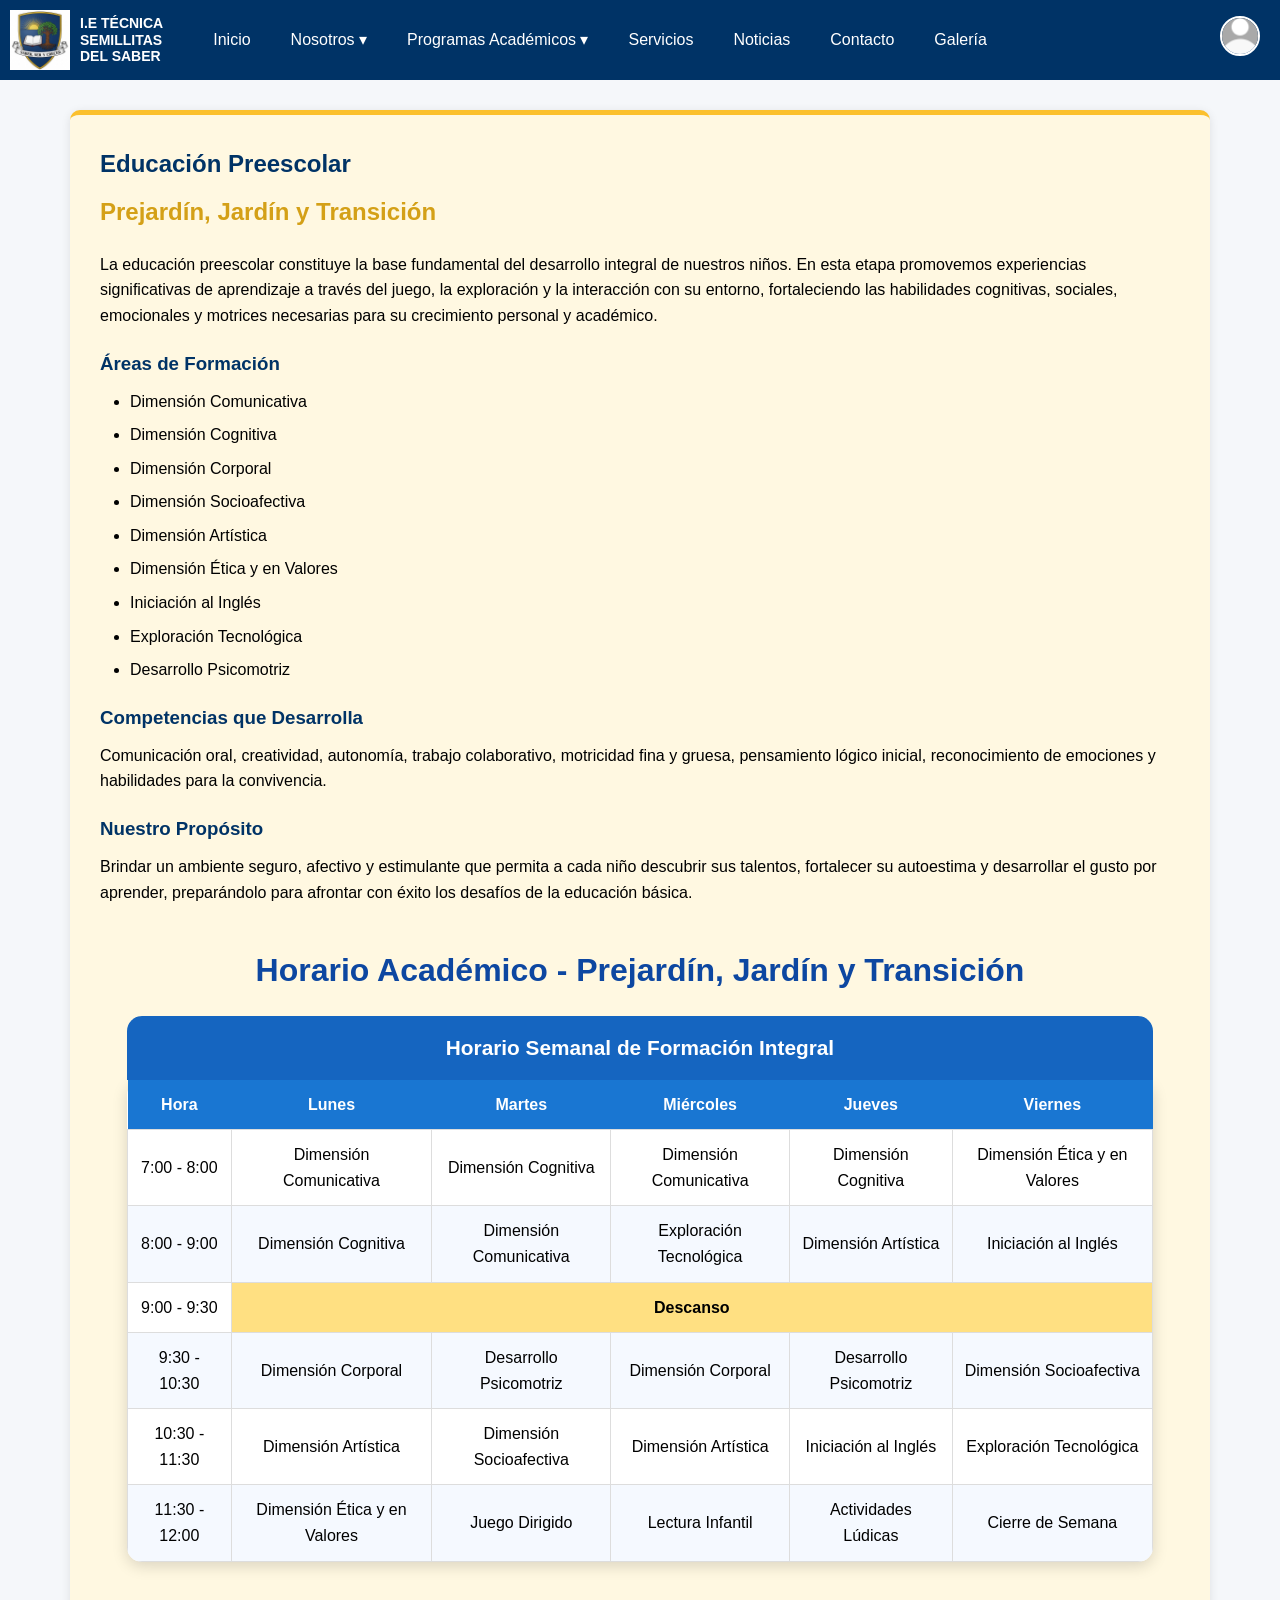
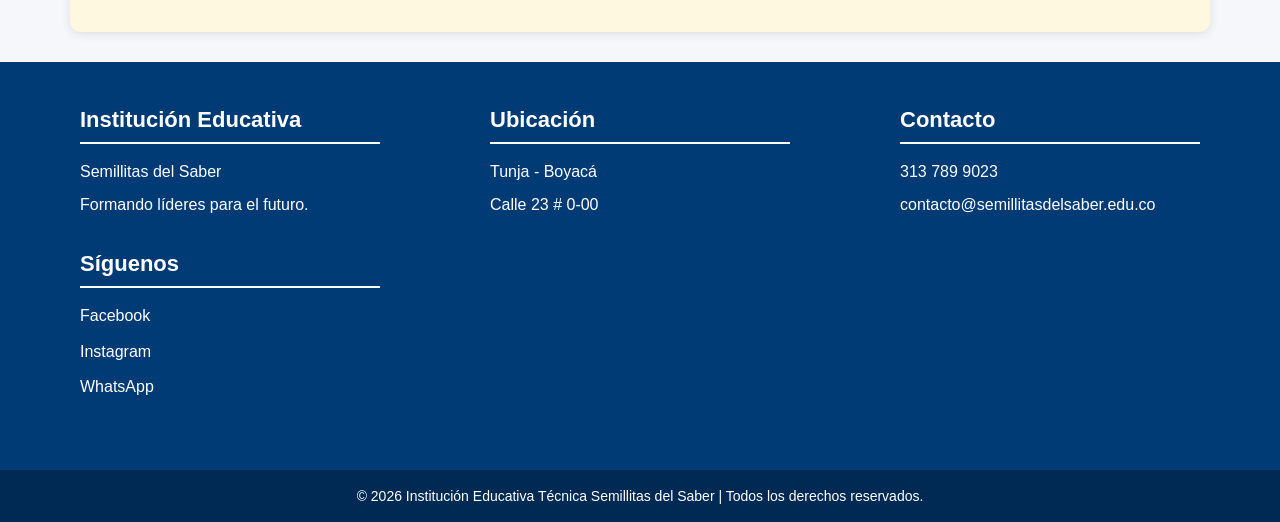
<file: Programa_academico_preescolar.html>
<!DOCTYPE html>
<html lang="es">
<head>
    <meta charset="UTF-8">
    <meta name="viewport" content="width=device-width, initial-scale=1.0">
    <title>Educación Preescolar - Semillitas del Saber</title>
    <link rel="stylesheet" href="css/estilos_programas_preescolar.css">
</head>
<body>

<nav>
    <ul class="menu">

        <li class="logo-menu">
            <img src="img/logo.png" alt="Logo institucional" width="60" height="60">
            <span class="logo-texto">
                I.E TÉCNICA <br>
                SEMILLITAS <br>
                DEL SABER
            </span>
        </li>

        <li><a href="index.html">Inicio</a></li>

        <li>
            <a href="Nosotros.html">Nosotros &#9662;</a>

            <ul class="submenu">
                <li><a href="Nosotros.html#historia">Historia</a></li>
                <li><a href="Nosotros.html#mision">Misión</a></li>
                <li><a href="Nosotros.html#vision">Visión</a></li>
                <li><a href="Nosotros.html#perfil">Perfil</a></li>
                <li><a href="Nosotros.html#instalaciones">Instalaciones</a></li>
            </ul>
        </li>

        <li>
            <a href="Programas_academicos.html">
                Programas Académicos &#9662;
            </a>

            <ul class="submenu">
                <li><a href="Programa_academico_preescolar.html">Preescolar</a></li>
                <li><a href="Programa_academico_primaria.html">Primaria</a></li>
                <li><a href="Programa_academico_basica.html">Básica Secundaria</a></li>
                <li><a href="Programa_academico_bachillerato.html">Bachillerato</a></li>
            </ul>
        </li>

        <li><a href="Servicios.html">Servicios</a></li>
        <li><a href="Noticias.html">Noticias</a></li>
        <li><a href="Contacto.html">Contacto</a></li>
        <li><a href="Galeria.html">Galería</a></li>
<li class="foto-usuario">
    <a href="Iniciar_sesión.html">
        <img src="img/sin%20foto.png" alt="Iniciar sesión">
    </a>
</li>
    </ul>
</nav>

<main>

    <section class="nivel">

        <h1>Educación Preescolar</h1>

        <h2>Prejardín, Jardín y Transición</h2>

        <p>
            La educación preescolar constituye la base fundamental del desarrollo integral de nuestros niños.
            En esta etapa promovemos experiencias significativas de aprendizaje a través del juego, la exploración
            y la interacción con su entorno, fortaleciendo las habilidades cognitivas, sociales, emocionales y
            motrices necesarias para su crecimiento personal y académico.
        </p>

        <h3>Áreas de Formación</h3>

        <ul class="materias">
            <li>Dimensión Comunicativa</li>
            <li>Dimensión Cognitiva</li>
            <li>Dimensión Corporal</li>
            <li>Dimensión Socioafectiva</li>
            <li>Dimensión Artística</li>
            <li>Dimensión Ética y en Valores</li>
            <li>Iniciación al Inglés</li>
            <li>Exploración Tecnológica</li>
            <li>Desarrollo Psicomotriz</li>
        </ul>

        <h3>Competencias que Desarrolla</h3>

        <p>
            Comunicación oral, creatividad, autonomía, trabajo colaborativo,
            motricidad fina y gruesa, pensamiento lógico inicial,
            reconocimiento de emociones y habilidades para la convivencia.
        </p>

        <h3>Nuestro Propósito</h3>

        <p>
            Brindar un ambiente seguro, afectivo y estimulante que permita a cada niño descubrir sus talentos,
            fortalecer su autoestima y desarrollar el gusto por aprender, preparándolo para afrontar con éxito
            los desafíos de la educación básica.
        </p>
<section class="horario">

    <h2>Horario Académico - Prejardín, Jardín y Transición</h2>

    <table >
        <caption>Horario Semanal de Formación Integral</caption>

        <thead>
            <tr>
                <th>Hora</th>
                <th>Lunes</th>
                <th>Martes</th>
                <th>Miércoles</th>
                <th>Jueves</th>
                <th>Viernes</th>
            </tr>
        </thead>

        <tbody>
            <tr>
                <td>7:00 - 8:00</td>
                <td>Dimensión Comunicativa</td>
                <td>Dimensión Cognitiva</td>
                <td>Dimensión Comunicativa</td>
                <td>Dimensión Cognitiva</td>
                <td>Dimensión Ética y en Valores</td>
            </tr>

            <tr>
                <td>8:00 - 9:00</td>
                <td>Dimensión Cognitiva</td>
                <td>Dimensión Comunicativa</td>
                <td>Exploración Tecnológica</td>
                <td>Dimensión Artística</td>
                <td>Iniciación al Inglés</td>
            </tr>

            <tr>
                <td>9:00 - 9:30</td>
                <td colspan="5">Descanso</td>
            </tr>

            <tr>
                <td>9:30 - 10:30</td>
                <td>Dimensión Corporal</td>
                <td>Desarrollo Psicomotriz</td>
                <td>Dimensión Corporal</td>
                <td>Desarrollo Psicomotriz</td>
                <td>Dimensión Socioafectiva</td>
            </tr>

            <tr>
                <td>10:30 - 11:30</td>
                <td>Dimensión Artística</td>
                <td>Dimensión Socioafectiva</td>
                <td>Dimensión Artística</td>
                <td>Iniciación al Inglés</td>
                <td>Exploración Tecnológica</td>
            </tr>

            <tr>
                <td>11:30 - 12:00</td>
                <td>Dimensión Ética y en Valores</td>
                <td>Juego Dirigido</td>
                <td>Lectura Infantil</td>
                <td>Actividades Lúdicas</td>
                <td>Cierre de Semana</td>
            </tr>
        </tbody>

    </table>

</section>
    </section>
    

</main>

<footer>

    <div class="seccion">
        <h3>Institución Educativa</h3>
        <p>Semillitas del Saber</p>
        <p>Formando líderes para el futuro.</p>
    </div>

    <div class="seccion">
        <h3>Ubicación</h3>
        <p>Tunja - Boyacá</p>
        <p>Calle 23 # 0-00</p>
    </div>

    <div class="seccion">
        <h3>Contacto</h3>
        <p>313 789 9023</p>
        <p>contacto@semillitasdelsaber.edu.co</p>
    </div>

    <div class="seccion">
        <h3>Síguenos</h3>
        <a href="#" class="red-social">Facebook</a>
        <a href="#" class="red-social">Instagram</a>
        <a href="#" class="red-social">WhatsApp</a>
    </div>

</footer>

<div class="copyright">
    <p>© 2026 Institución Educativa Técnica Semillitas del Saber | Todos los derechos reservados.</p>
</div>

</body>
</html>
</file>
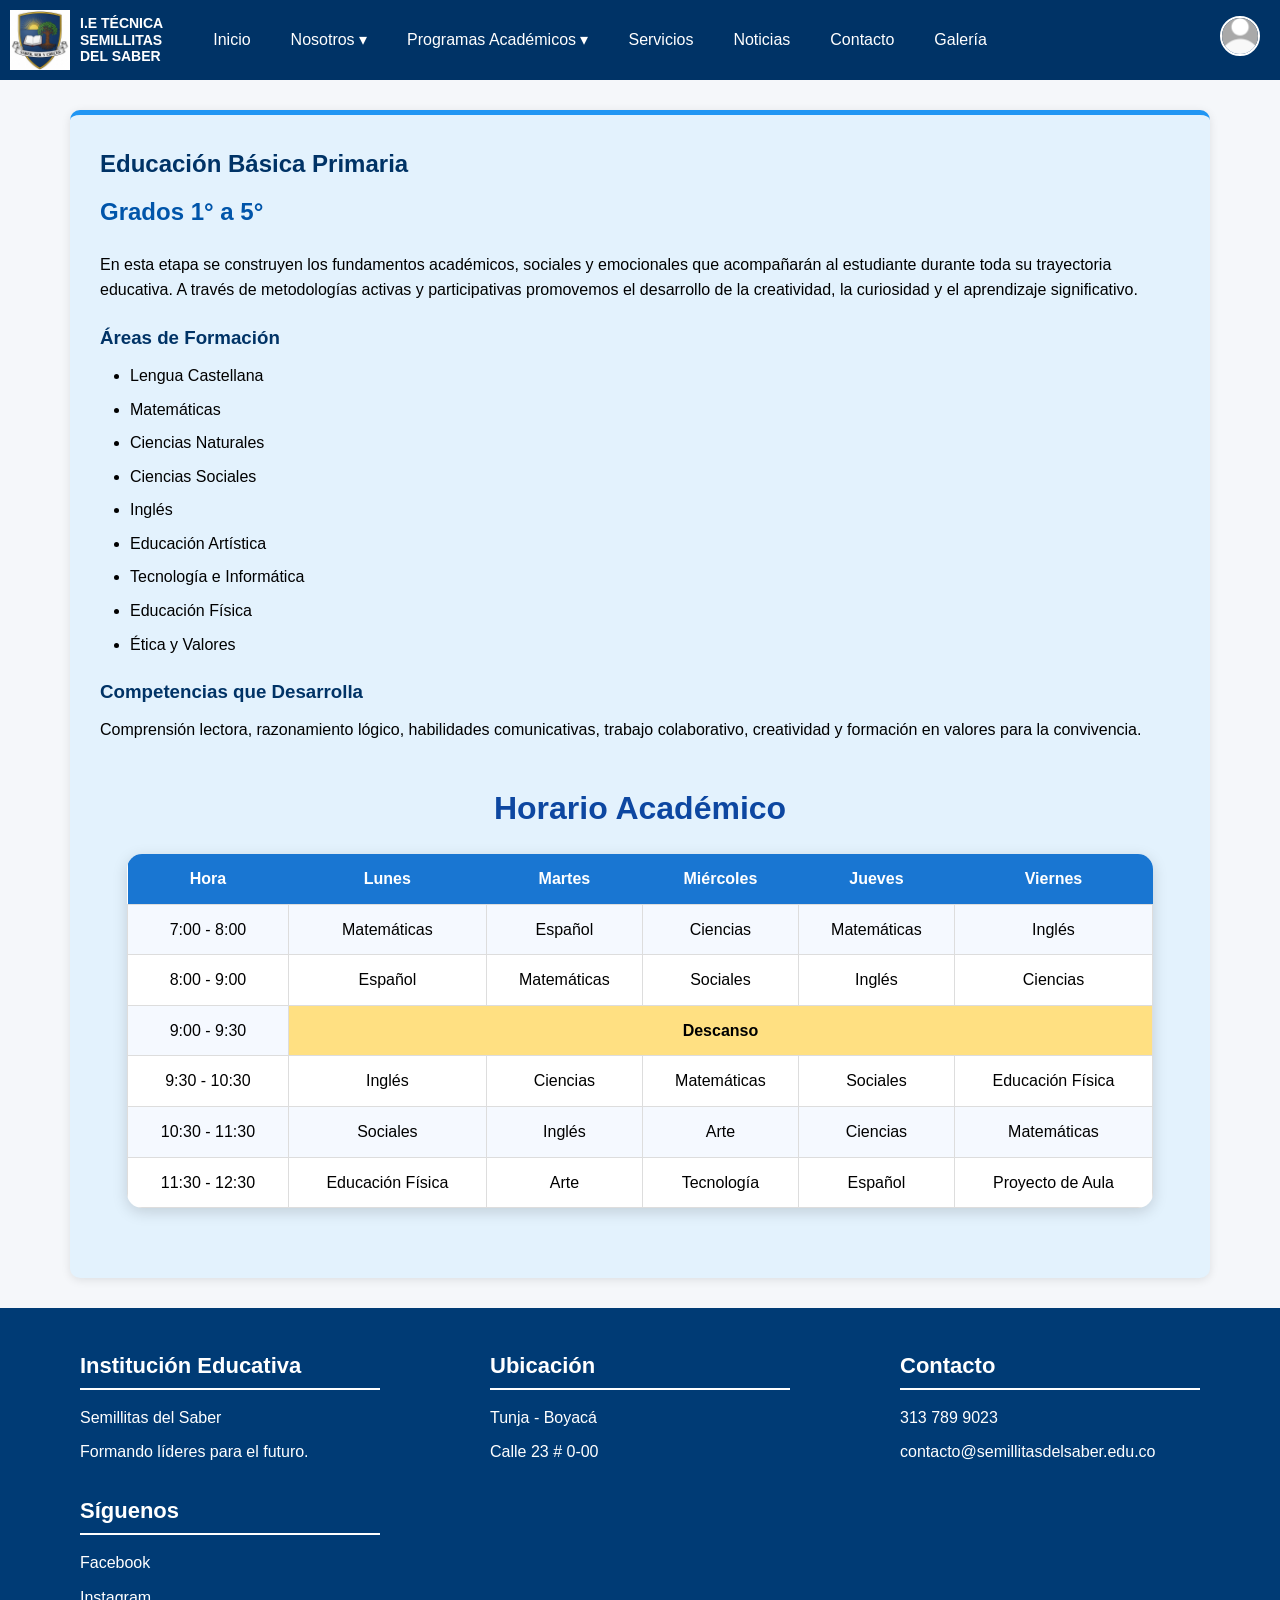
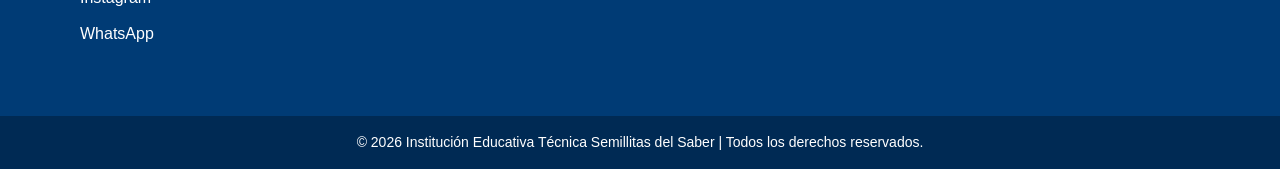
<file: Programa_academico_primaria.html>
<!DOCTYPE html>
<html lang="es">
<head>
    <meta charset="UTF-8">
    <meta name="viewport" content="width=device-width, initial-scale=1.0">
    <title>Educación Básica Primaria - Semillitas del Saber</title>
    <link rel="stylesheet" href="css/estilosprogramas_primaria.css">
</head>
<body>

<nav>
    <ul class="menu">

        <li class="logo-menu">
            <img src="img/logo.png" alt="Logo institucional" width="60" height="60">
            <span class="logo-texto">
                I.E TÉCNICA <br>
                SEMILLITAS <br>
                DEL SABER
            </span>
        </li>

        <li><a href="index.html">Inicio</a></li>

        <li>
            <a href="Nosotros.html">Nosotros &#9662;</a>

            <ul class="submenu">
                <li><a href="Nosotros.html#historia">Historia</a></li>
                <li><a href="Nosotros.html#mision">Misión</a></li>
                <li><a href="Nosotros.html#vision">Visión</a></li>
                <li><a href="Nosotros.html#perfil">Perfil</a></li>
                <li><a href="Nosotros.html#instalaciones">Instalaciones</a></li>
            </ul>
        </li>

        <li>
            <a href="Programas_academicos.html">
                Programas Académicos &#9662;
            </a>

            <ul class="submenu">
                <li><a href="Programa_academico_preescolar.html">Preescolar</a></li>
                <li><a href="Programa_academico_primaria.html">Primaria</a></li>
                <li><a href="Programa_academico_basica.html">Básica Secundaria</a></li>
                <li><a href="Programa_academico_bachillerato.html">Bachillerato</a></li>
            </ul>
        </li>

        <li><a href="Servicios.html">Servicios</a></li>
        <li><a href="Noticias.html">Noticias</a></li>
        <li><a href="Contacto.html">Contacto</a></li>
        <li><a href="Galeria.html">Galería</a></li>
<li class="foto-usuario">
    <a href="Iniciar_sesión.html">
        <img src="img/sin%20foto.png" alt="Iniciar sesión">
    </a>
</li>
    </ul>
</nav>

<main>

    <section class="nivel">

        <h1>Educación Básica Primaria</h1>

        <h2>Grados 1° a 5°</h2>

        <p>
            En esta etapa se construyen los fundamentos académicos,
            sociales y emocionales que acompañarán al estudiante durante
            toda su trayectoria educativa. A través de metodologías activas
            y participativas promovemos el desarrollo de la creatividad,
            la curiosidad y el aprendizaje significativo.
        </p>

        <h3>Áreas de Formación</h3>

        <ul class="materias">
            <li>Lengua Castellana</li>
            <li>Matemáticas</li>
            <li>Ciencias Naturales</li>
            <li>Ciencias Sociales</li>
            <li>Inglés</li>
            <li>Educación Artística</li>
            <li>Tecnología e Informática</li>
            <li>Educación Física</li>
            <li>Ética y Valores</li>
        </ul>

        <h3>Competencias que Desarrolla</h3>

        <p>
            Comprensión lectora, razonamiento lógico, habilidades
            comunicativas, trabajo colaborativo, creatividad y formación
            en valores para la convivencia.
        </p>

<section class="horario">

    <h2>Horario Académico</h2>

    <table >

        <tr>
            <th>Hora</th>
            <th>Lunes</th>
            <th>Martes</th>
            <th>Miércoles</th>
            <th>Jueves</th>
            <th>Viernes</th>
        </tr>

        <tr>
            <td>7:00 - 8:00</td>
            <td>Matemáticas</td>
            <td>Español</td>
            <td>Ciencias</td>
            <td>Matemáticas</td>
            <td>Inglés</td>
        </tr>

        <tr>
            <td>8:00 - 9:00</td>
            <td>Español</td>
            <td>Matemáticas</td>
            <td>Sociales</td>
            <td>Inglés</td>
            <td>Ciencias</td>
        </tr>

        <tr>
            <td>9:00 - 9:30</td>
            <td colspan="5">Descanso</td>
        </tr>

        <tr>
            <td>9:30 - 10:30</td>
            <td>Inglés</td>
            <td>Ciencias</td>
            <td>Matemáticas</td>
            <td>Sociales</td>
            <td>Educación Física</td>
        </tr>

        <tr>
            <td>10:30 - 11:30</td>
            <td>Sociales</td>
            <td>Inglés</td>
            <td>Arte</td>
            <td>Ciencias</td>
            <td>Matemáticas</td>
        </tr>

        <tr>
            <td>11:30 - 12:30</td>
            <td>Educación Física</td>
            <td>Arte</td>
            <td>Tecnología</td>
            <td>Español</td>
            <td>Proyecto de Aula</td>
        </tr>

    </table>

</section>
    </section>

</main>

<footer>

    <div class="seccion">
        <h3>Institución Educativa</h3>
        <p>Semillitas del Saber</p>
        <p>Formando líderes para el futuro.</p>
    </div>

    <div class="seccion">
        <h3>Ubicación</h3>
        <p>Tunja - Boyacá</p>
        <p>Calle 23 # 0-00</p>
    </div>

    <div class="seccion">
        <h3>Contacto</h3>
        <p>313 789 9023</p>
        <p>contacto@semillitasdelsaber.edu.co</p>
    </div>

    <div class="seccion">
        <h3>Síguenos</h3>
        <a href="#" class="red-social">Facebook</a>
        <a href="#" class="red-social">Instagram</a>
        <a href="#" class="red-social">WhatsApp</a>
    </div>

</footer>

<div class="copyright">
    <p>© 2026 Institución Educativa Técnica Semillitas del Saber | Todos los derechos reservados.</p>
</div>
</body>
</html>
</file>
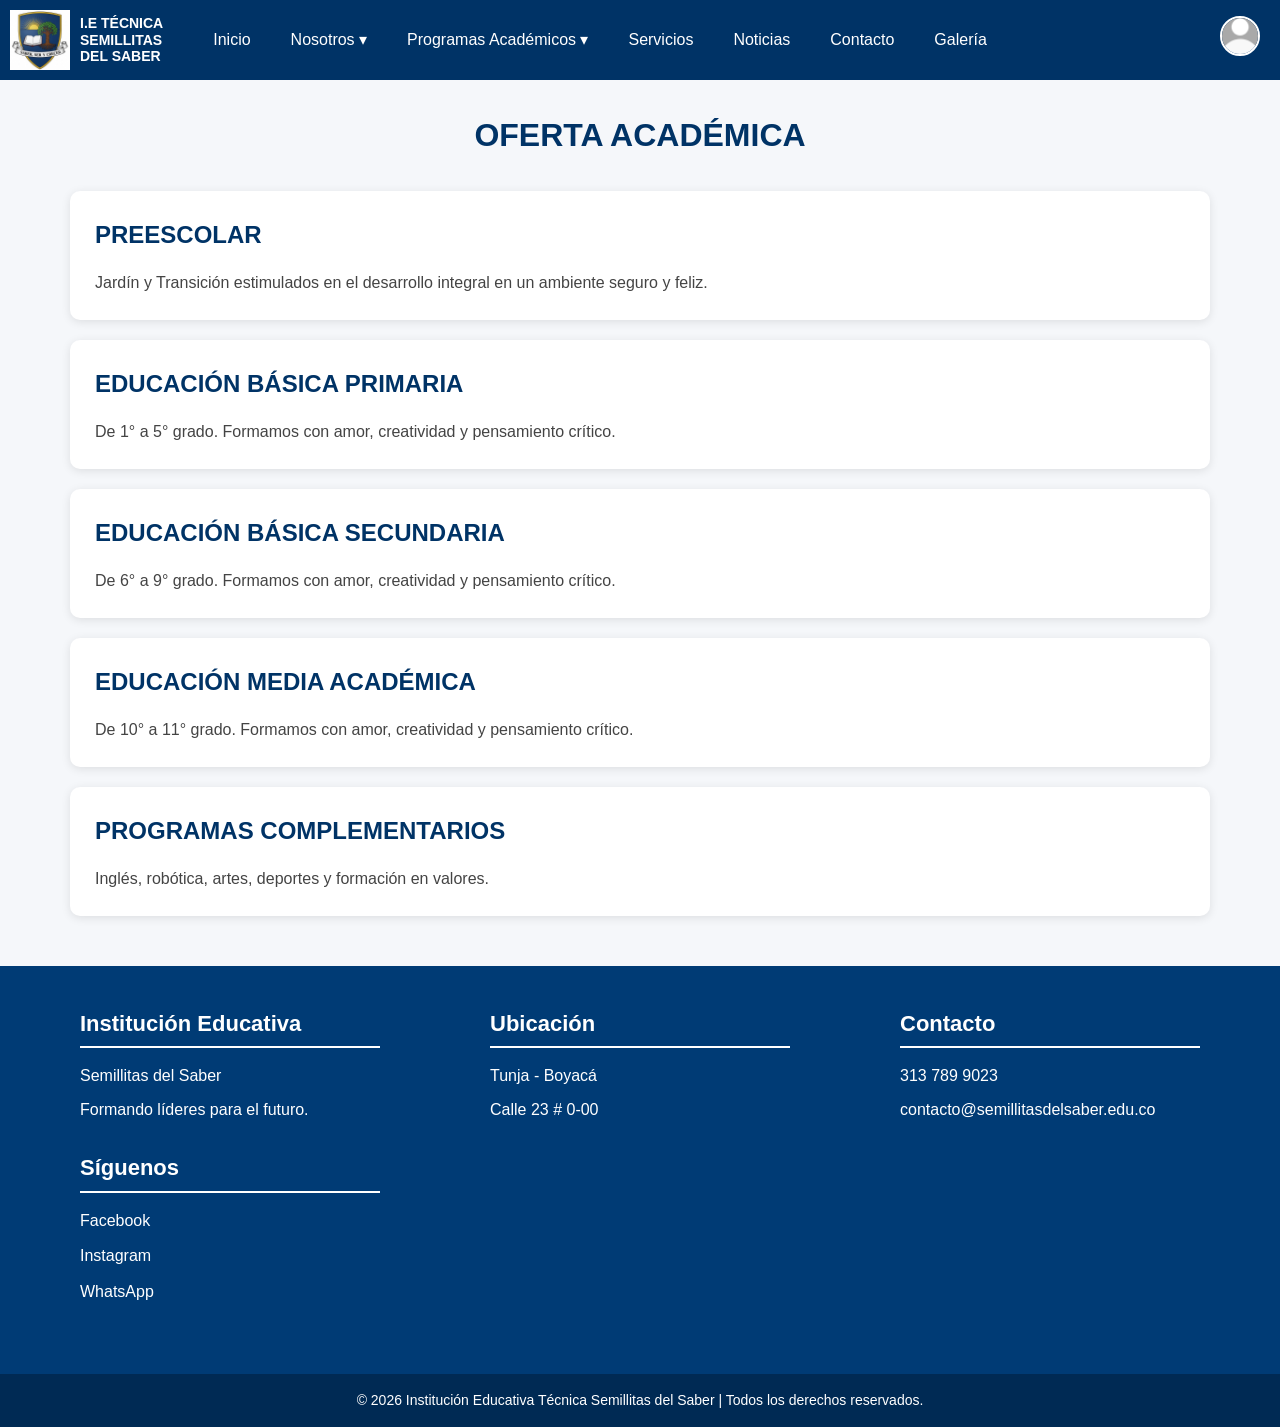
<file: Programas_academicos.html>
<!DOCTYPE html>
<html lang="es">
<head>
    <meta charset="UTF-8">
    <meta name="viewport" content="width=device-width, initial-scale=1.0">
    <title>Programas Académicos - Semillitas del Saber</title>
    <link rel="stylesheet" href="css/estilos_programas.css">
</head>
<body>

<nav>
    <ul class="menu">

        <li class="logo-menu">
            <img src="img/logo.png" alt="Logo institucional" width="60" height="60">
            <span class="logo-texto">
                I.E TÉCNICA <br>
                SEMILLITAS <br>
                DEL SABER
            </span>
        </li>

        <li><a href="index.html">Inicio</a></li>

        <li>
            <a href="Nosotros.html">Nosotros &#9662;</a>

            <ul class="submenu">
                <li><a href="Nosotros.html#historia">Historia</a></li>
                <li><a href="Nosotros.html#mision">Misión</a></li>
                <li><a href="Nosotros.html#vision">Visión</a></li>
                <li><a href="Nosotros.html#perfil">Perfil</a></li>
                <li><a href="Nosotros.html#instalaciones">Instalaciones</a></li>
            </ul>
        </li>

        <li>
            <a href="Programas_academicos.html">
                Programas Académicos &#9662;
            </a>

            <ul class="submenu">
                <li><a href="Programa_academico_preescolar.html">Preescolar</a></li>
                <li><a href="Programa_academico_primaria.html">Primaria</a></li>
                <li><a href="Programa_academico_basica.html">Básica Secundaria</a></li>
                <li><a href="Programa_academico_bachillerato.html">Bachillerato</a></li>
            </ul>
        </li>

        <li><a href="Servicios.html">Servicios</a></li>
        <li><a href="Noticias.html">Noticias</a></li>
        <li><a href="Contacto.html">Contacto</a></li>
        <li><a href="Galeria.html">Galería</a></li>

       <li class="foto-usuario">
    <a href="Iniciar_sesión.html">
        <img src="img/sin%20foto.png" alt="Iniciar sesión">
    </a>
</li>
    </ul>
 
</nav>

<main>

    <h1>OFERTA ACADÉMICA</h1>

    <section>
        <h2>
            <a href="Programa_academico_preescolar.html">
                PREESCOLAR
            </a>
        </h2>

        <p>
            Jardín y Transición estimulados en el desarrollo
            integral en un ambiente seguro y feliz.
        </p>
    </section>

    <section>
        <h2>
            <a href="Programa_academico_primaria.html">
                EDUCACIÓN BÁSICA PRIMARIA
            </a>
        </h2>

        <p>
            De 1° a 5° grado. Formamos con amor,
            creatividad y pensamiento crítico.
        </p>
    </section>

    <section>
        <h2>
            <a href="Programa_academico_basica.html">
                EDUCACIÓN BÁSICA SECUNDARIA
            </a>
        </h2>

        <p>
            De 6° a 9° grado. Formamos con amor,
            creatividad y pensamiento crítico.
        </p>
    </section>

    <section>
        <h2>
            <a href="Programa_academico_bachillerato.html">
                EDUCACIÓN MEDIA ACADÉMICA
            </a>
        </h2>

        <p>
            De 10° a 11° grado. Formamos con amor,
            creatividad y pensamiento crítico.
        </p>
    </section>

    <section>
        <h2>
            <a href="Programas_complementarios.html">
                PROGRAMAS COMPLEMENTARIOS
            </a>
        </h2>

        <p>
            Inglés, robótica, artes, deportes y formación en valores.
        </p>
    </section>

</main>

<footer>

    <div class="seccion">
        <h3>Institución Educativa</h3>
        <p>Semillitas del Saber</p>
        <p>Formando líderes para el futuro.</p>
    </div>

    <div class="seccion">
        <h3>Ubicación</h3>
        <p>Tunja - Boyacá</p>
        <p>Calle 23 # 0-00</p>
    </div>

    <div class="seccion">
        <h3>Contacto</h3>
        <p>313 789 9023</p>
        <p>contacto@semillitasdelsaber.edu.co</p>
    </div>

    <div class="seccion">
        <h3>Síguenos</h3>
        <a href="#" class="red-social">Facebook</a>
        <a href="#" class="red-social">Instagram</a>
        <a href="#" class="red-social">WhatsApp</a>
    </div>

</footer>

<div class="copyright">
    <p>© 2026 Institución Educativa Técnica Semillitas del Saber | Todos los derechos reservados.</p>
</div>

</body>
</html>
</file>
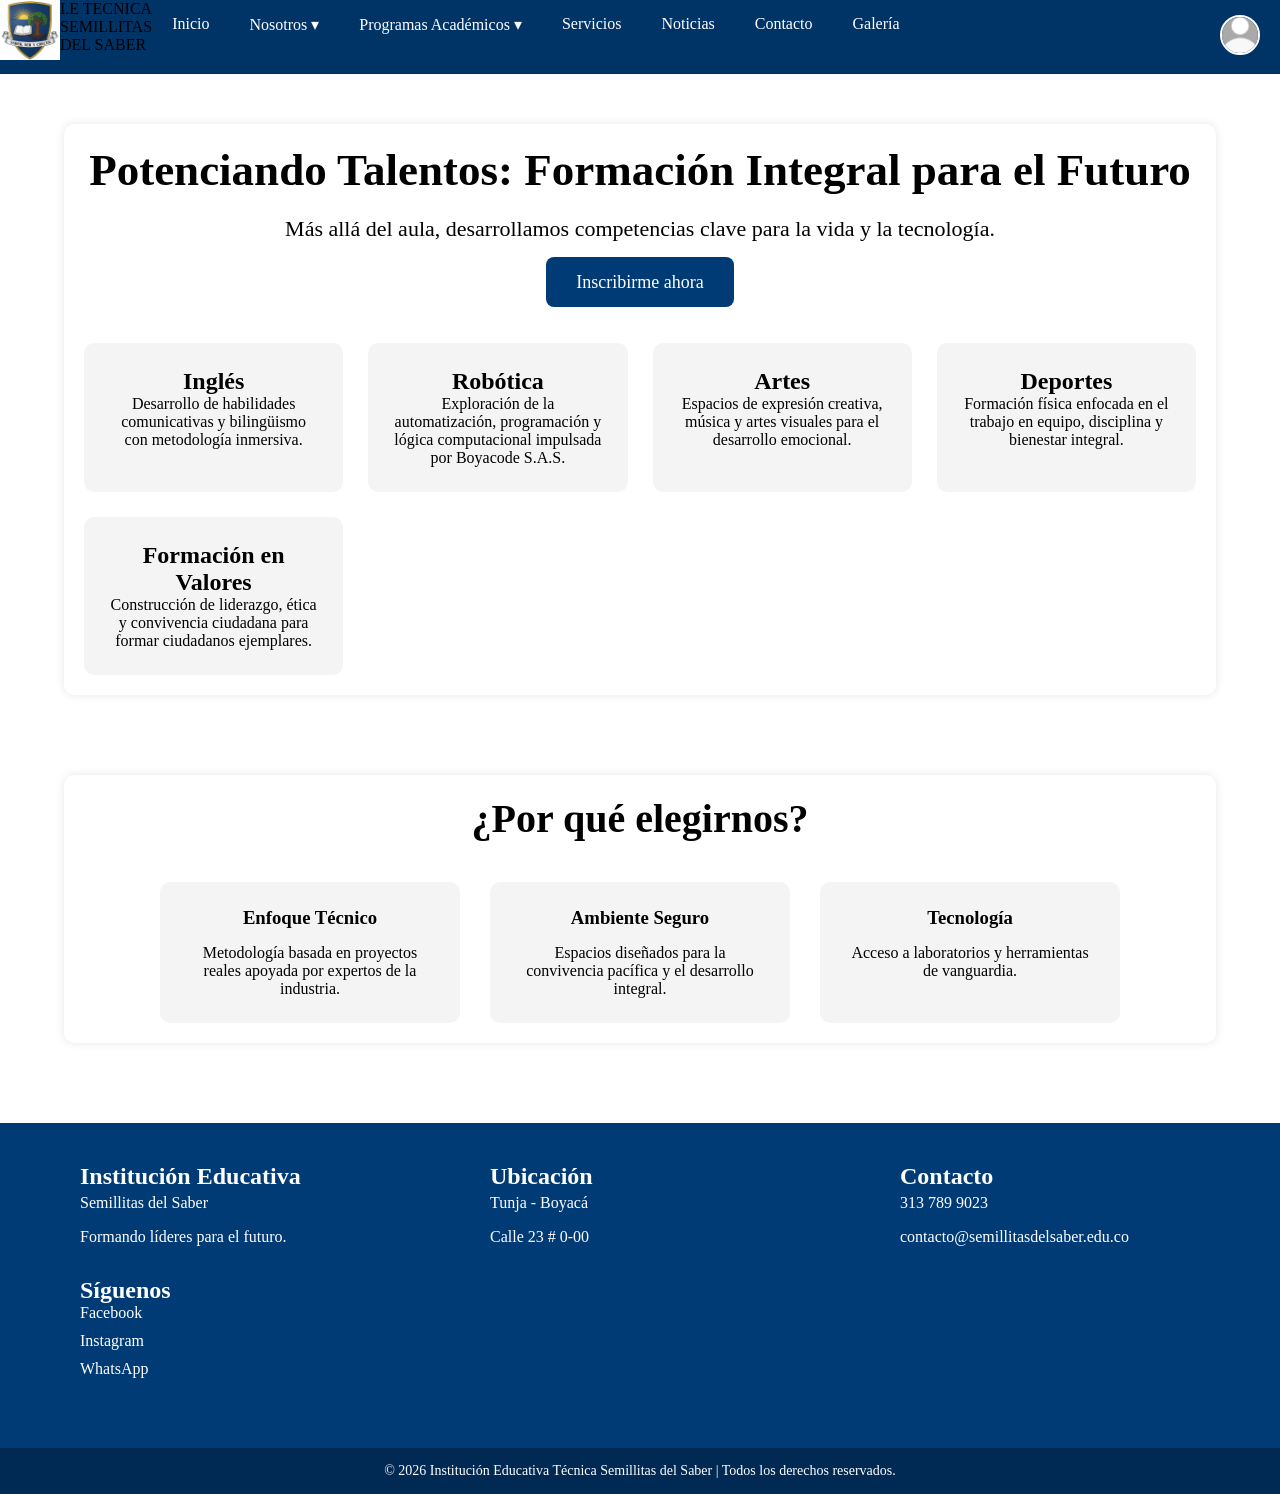
<file: Programas_complementarios.html>
<!DOCTYPE html>
<html lang="es">
<head>
<meta charset="UTF-8">
<meta name="viewport" content="width=device-width, initial-scale=1.0">
<title>Programas Complementarios</title>
<link rel="stylesheet" href="css/estilos_complementarios.css">
</head>
<body>

<nav>
    <ul class="menu">

        <li class="logo-menu">
            <img src="img/logo.png" alt="Logo" width="60" height="60">
        </li>

        <li class="logo-texto">
            I.E TECNICA <br>
            SEMILLITAS <br>
            DEL SABER
        </li>

        <li><a href="index.html">Inicio</a></li>

        <li>
            <a href="Nosotros.html">Nosotros &#9662;</a>
            <ul class="submenu">
                <li><a href="Nosotros.html#Historia">Historia</a></li>
                <li><a href="Nosotros.html#Mision">Misión</a></li>
                <li><a href="Nosotros.html#Vision">Visión</a></li>
                <li><a href="Nosotros.html#Perfil">Perfil</a></li>
                <li><a href="Nosotros.html#Instalaciones">Instalaciones</a></li>
            </ul>
        </li>

        <li>
            <a href="Programas_academicos.html">Programas Académicos &#9662;</a>
            <ul class="submenu">
                <li><a href="Programa_academico_preescolar.html">Preescolar</a></li>
                <li><a href="Programa_academico_primaria.html">Primaria</a></li>
                <li><a href="Programa_academico_basica.html">Básica</a></li>
                <li><a href="Programa_academico_bachillerato.html">Bachillerato</a></li>
            </ul>
        </li>

        <li><a href="Servicios.html">Servicios</a></li>
        <li><a href="Noticias.html">Noticias</a></li>
        <li><a href="Contacto.html">Contacto</a></li>
        <li><a href="Galeria.html">Galería</a></li>

        <li class="foto-usuario">
            <a href="iniciar_sesion.html">
                <img src="img/sin foto.png" alt="Iniciar sesión" width="40" height="40">
            </a>
        </li>

    </ul>
</nav>

<section class="programas">

    <div class="encabezado">
        <h1>Potenciando Talentos: Formación Integral para el Futuro</h1>

        <p>
            Más allá del aula, desarrollamos competencias clave para la vida y la tecnología.
        </p>

        <a href="#" class="boton">Inscribirme ahora</a>
    </div>

    <div class="contenedor-cursos">

        <article class="tarjeta">
            <h2>Inglés</h2>
            <p>
                Desarrollo de habilidades comunicativas y bilingüismo con metodología inmersiva.
            </p>
        </article>

        <article class="tarjeta">
            <h2>Robótica</h2>
            <p>
                Exploración de la automatización, programación y lógica computacional impulsada por Boyacode S.A.S.
            </p>
        </article>

        <article class="tarjeta">
            <h2>Artes</h2>
            <p>
                Espacios de expresión creativa, música y artes visuales para el desarrollo emocional.
            </p>
        </article>

        <article class="tarjeta">
            <h2>Deportes</h2>
            <p>
                Formación física enfocada en el trabajo en equipo, disciplina y bienestar integral.
            </p>
        </article>

        <article class="tarjeta">
            <h2>Formación en Valores</h2>
            <p>
                Construcción de liderazgo, ética y convivencia ciudadana para formar ciudadanos ejemplares.
            </p>
        </article>

    </div>

</section>

<section class="diferenciadores">

    <h2>¿Por qué elegirnos?</h2>

    <div class="contenedor-diferenciadores">

        <article class="tarjeta-diferenciador">
            <h3>Enfoque Técnico</h3>
            <p>
                Metodología basada en proyectos reales apoyada por expertos de la industria.
            </p>
        </article>

        <article class="tarjeta-diferenciador">
            <h3>Ambiente Seguro</h3>
            <p>
                Espacios diseñados para la convivencia pacífica y el desarrollo integral.
            </p>
        </article>

        <article class="tarjeta-diferenciador">
            <h3>Tecnología</h3>
            <p>
                Acceso a laboratorios y herramientas de vanguardia.
            </p>
        </article>

    </div>

</section>

<footer>

    <div class="seccion">
        <h2>Institución Educativa</h2>
        <p>Semillitas del Saber</p>
        <p>Formando líderes para el futuro.</p>
    </div>

    <div class="seccion">
        <h2>Ubicación</h2>
        <p>Tunja - Boyacá</p>
        <p>Calle 23 # 0-00</p>
    </div>

    <div class="seccion">
        <h2>Contacto</h2>
        <p>313 789 9023</p>
        <p>contacto@semillitasdelsaber.edu.co</p>
    </div>

    <div class="seccion">
        <h2>Síguenos</h2>
        <a href="#" class="red-social">Facebook</a>
        <a href="#" class="red-social">Instagram</a>
        <a href="#" class="red-social">WhatsApp</a>
    </div>

</footer>

<div class="copyright">
    <p>
        © 2026 Institución Educativa Técnica Semillitas del Saber |
        Todos los derechos reservados.
    </p>
</div>

</body>
</html>
</file>
<file: css/estilos_contacto.css>
*{
margin:0;
padding:0;
box-sizing:border-box;
}

body{
font-family:Arial,Helvetica,sans-serif;
background:#f4f7fb;
color:#333;
}

nav{
background:#003366;
width:100%;
}

.menu{
list-style:none;
display:flex;
align-items:center;
height:85px;
padding:0 40px;
}

.menu li{
position:relative;
}

.menu a{
display:block;
padding:15px 18px;
color:white;
text-decoration:none;
font-size:15px;
}

.menu a:hover{
background:#0055aa;
border-radius:5px;
}

.logo{
display:flex;
align-items:center;
margin-right:auto;
}

.logo img{
width:70px;
height:70px;
object-fit:contain;
}

.logo p{
color:white;
font-size:13px;
line-height:1.2;
margin-left:10px;
}


/* SUBMENU */

.submenu{
display:none;
position:absolute;
top:100%;
left:0;
background:#004080;
list-style:none;
width:220px;
z-index:20;
border-radius:5px;
}

.menu li:hover .submenu{
display:block;
}

.submenu li{
width:100%;
}

.submenu a{
padding:12px;
}



/* CONTACTO */

.contacto{
width:90%;
max-width:1100px;
margin:50px auto;
text-align:center;
}

.contacto h1{
color:#003b75;
margin-bottom:20px;
font-size:32px;
}

.contacto>p{
max-width:800px;
margin:auto;
line-height:1.6;
}



.contenedor-contacto{
display:grid;
grid-template-columns:repeat(4,1fr);
gap:25px;
margin-top:40px;
}


.tarjeta-contacto{
background:white;
padding:25px;
border-radius:12px;
box-shadow:0 5px 15px rgba(0,0,0,0.15);
}


.tarjeta-contacto h2{
color:#003b75;
margin-bottom:15px;
font-size:20px;
}



/* REDES */

.redes{
text-align:center;
margin:60px auto;
}


.redes h2{
color:#003b75;
margin-bottom:25px;
}


.iconos-redes{
display:flex;
justify-content:center;
gap:30px;
}


.iconos-redes a{
text-decoration:none;
color:#003b75;
font-weight:bold;
font-size:18px;
}



/* MAPA */

.mapa{
width:90%;
max-width:1100px;
margin:50px auto;
text-align:center;
}


.mapa h2{
color:#003b75;
margin-bottom:20px;
}


.mapa iframe{
width:100%;
height:400px;
border:0;
border-radius:12px;
}



/* FORMULARIO */

.formulario{
width:90%;
max-width:900px;
margin:60px auto;
background:white;
padding:40px;
border-radius:12px;
box-shadow:0 5px 15px rgba(0,0,0,0.15);
}


.formulario h2{
text-align:center;
color:#003b75;
margin-bottom:30px;
}



form{
display:grid;
grid-template-columns:repeat(2,1fr);
gap:20px;
}


.grupo{
display:flex;
flex-direction:column;
}


.grupo label{
font-weight:bold;
margin-bottom:8px;
}


.grupo input,
.grupo select,
.grupo textarea{
padding:12px;
border:1px solid #ccc;
border-radius:6px;
font-size:15px;
}


.mensaje{
grid-column:1/3;
}


button{
grid-column:1/3;
background:#003b75;
color:white;
border:none;
padding:15px;
border-radius:6px;
font-size:16px;
cursor:pointer;
}


button:hover{
background:#0055aa;
}
/*===== Footer =====*/
footer{
    background-color: #003b75;
    color: white;
    display: flex;
    justify-content: space-between;
    flex-wrap: wrap;
    padding: 40px 80px;
}

.seccion{
    width: 300px;
    margin-bottom: 20px;
}

.seccion h3{
    margin-bottom: 15px;
    font-size: 22px;
    border-bottom: 2px solid white;
    padding-bottom: 5px;
}

.seccion p{
    margin-bottom: 8px;
    line-height: 1.6;
}

.red-social{
    display: block;
    color: white;
    text-decoration: none;
    margin-bottom: 10px;
    transition: 0.3s;
}

.red-social:hover{
    color: #87ceeb;
    padding-left: 5px;
}

/*===== Copyright =====*/
.copyright{
    background-color: #002a54;
    color: white;
    text-align: center;
    padding: 15px;
    font-size: 14px;
}
/* CELULAR */

@media(max-width:800px){

.menu{
height:auto;
flex-direction:column;
padding:10px;
}

.logo{
margin:auto;
}

.submenu{
position:static;
width:100%;
}

.contenedor-contacto{
grid-template-columns:1fr;
}

form{
grid-template-columns:1fr;
}

.mensaje,
button{
grid-column:auto;
}
.botones{
    display:flex;
    gap:15px;
}

.btn-enviar,
.btn-limpiar{
    padding:12px 20px;
    border:none;
    border-radius:8px;
    cursor:pointer;
    color:white;
}

.btn-enviar{
    background:#1abc9c;
}

.btn-enviar:hover{
    background:#148f77;
}

.btn-limpiar{
    background:#e74c3c;
}

.btn-limpiar:hover{
    background:#c0392b;
}

footer{
flex-direction:column;
}

}
.foto-usuario{
    margin-left: auto; /* la envía hacia la derecha */
    list-style: none;
}

.foto-usuario img{
    width: 40px;
    height: 40px;
    border-radius: 50%; /* la vuelve circular */
    object-fit: cover;
    cursor: pointer;
}
.foto-usuario img{
    width: 40px;
    height: 40px;
    border-radius: 50%;
    object-fit: cover;
    border: 2px solid white;
}
</file>
<file: css/estilos_galeria.css>
/*====Reset básico=======*/
*{
    margin: 0;
    padding: 0;
    box-sizing: border-box;
}
.logo-texto{
    color: white;
}
/*=====Barra de navegacion======*/
nav {
    background-color: #4973ba;
}

.menu{
    list-style: none;
    margin: 0;
    padding: 0;
    background: #003366;
    display: flex;
}

.menu li{
    position: relative;
}

.menu li a{
    display: block;
    padding: 15px 20px;
    color: white;
    text-decoration: none;
}

.menu li a:hover{
    background: #0055aa;
}

.submenu{
    display: none;
    position: absolute;
    top: 100%;
    left: 0;
    background: #004080;
    list-style: none;
    padding: 0;
    margin: 0;
    min-width: 200px;
}

.menu li:hover .submenu{
    display: block;
}

.submenu li{
    width: 100%;
}

.submenu li a{
    padding: 12px;
}
.banner{
    width: 90%;
    height: 300px;
    margin: 20px auto;
    background-image: url("../img/banner.jpg");
    background-size: cover;
    background-position: center;
    background-repeat: no-repeat;
    display: flex;
    flex-direction: column;
    justify-content: center;
    align-items: center;
    text-align: center;
}

.banner h1{
    font-size: 70px;
}

.banner p{
    font-size: 25px;
}

.noticias{
    text-align: center;
}

.noticias h2{
    margin: 30px 0;
}

.contenedor-noticias{
    display: flex;
    justify-content: center;
    gap: 40px;
}

.tarjeta{
    width: 550px;
    height: 600px;
}

.tarjeta img{
    width: 100%;
    height: 100%;
    object-fit: cover;
}
/*===== Footer =====*/
footer{
    background-color: #003b75;
    color: white;
    display: flex;
    justify-content: space-between;
    flex-wrap: wrap;
    padding: 40px 80px;
}

.seccion{
    width: 300px;
    margin-bottom: 20px;
}

.seccion h3{
    margin-bottom: 15px;
    font-size: 22px;
    border-bottom: 2px solid white;
    padding-bottom: 5px;
}

.seccion p{
    margin-bottom: 8px;
    line-height: 1.6;
}

.red-social{
    display: block;
    color: white;
    text-decoration: none;
    margin-bottom: 10px;
    transition: 0.3s;
}

.red-social:hover{
    color: #87ceeb;
    padding-left: 5px;
}

/*===== Copyright =====*/
.copyright{
    background-color: #002a54;
    color: white;
    text-align: center;
    padding: 15px;
    font-size: 14px;
}
.servicio p{
    text-align: justify;
    line-height: 1.7;
}
.galeria{
    width: 90%;
    margin: 50px auto;
    text-align: center;
}

.galeria h1{
    color: #003b75;
    margin-bottom: 20px;
}

.galeria p{
    max-width: 900px;
    margin: 0 auto 40px auto;
    line-height: 1.8;
}

.contenedor-galeria{
    display: grid;
    grid-template-columns: repeat(3, 1fr);
    gap: 20px;
}

.imagen{
    overflow: hidden;
    border-radius: 10px;
    box-shadow: 0px 2px 10px rgba(0,0,0,0.1);
}

.imagen img{
    width: 100%;
    height: 250px;
    object-fit: cover;
    transition: 0.5s;
}

.imagen img:hover{
    transform: scale(1.05);
}
.red-social{
    display: block;
    color: white;
    text-decoration: none;
    margin-bottom: 10px;
    transition: 0.3s;
}

.red-social:hover{
    color: #87ceeb;
    padding-left: 5px;
}

.foto-usuario{
    margin-left: auto; /* la envía hacia la derecha */
    list-style: none;
}

.foto-usuario img{
    width: 40px;
    height: 40px;
    border-radius: 50%; /* la vuelve circular */
    object-fit: cover;
    cursor: pointer;
}
.foto-usuario img{
    width: 40px;
    height: 40px;
    border-radius: 50%;
    object-fit: cover;
    border: 2px solid white;
}
</file>
<file: css/estilos_inicio_de_sesion.css>
/*====Reset básico=======*/
*{
    margin: 0;
    padding: 0;
    box-sizing: border-box;
}
.logo-texto{
    color: white;
}
/*=====Barra de navegacion======*/
nav {
    background-color: #4973ba;
}

.menu{
    list-style: none;
    margin: 0;
    padding: 0;
    background: #003366;
    display: flex;
}

.menu li{
    position: relative;
}

.menu li a{
    display: block;
    padding: 15px 20px;
    color: white;
    text-decoration: none;
}

.menu li a:hover{
    background: #0055aa;
}

.submenu{
    display: none;
    position: absolute;
    top: 100%;
    left: 0;
    background: #004080;
    list-style: none;
    padding: 0;
    margin: 0;
    min-width: 200px;
}

.menu li:hover .submenu{
    display: block;
}

.submenu li{
    width: 100%;
}

.submenu li a{
    padding: 12px;
}
.banner{
    width: 90%;
    height: 300px;
    margin: 20px auto;
    background-image: url("../img/banner.jpg");
    background-size: cover;
    background-position: center;
    background-repeat: no-repeat;
    display: flex;
    flex-direction: column;
    justify-content: center;
    align-items: center;
    text-align: center;
}
/*===== Footer =====*/
footer{
    background-color: #003b75;
    color: white;
    display: flex;
    justify-content: space-between;
    flex-wrap: wrap;
    padding: 40px 80px;
}

.seccion{
    width: 300px;
    margin-bottom: 20px;
}

.seccion h3{
    margin-bottom: 15px;
    font-size: 22px;
    border-bottom: 2px solid white;
    padding-bottom: 5px;
}

.seccion p{
    margin-bottom: 8px;
    line-height: 1.6;
}

.red-social{
    display: block;
    color: white;
    text-decoration: none;
    margin-bottom: 10px;
    transition: 0.3s;
}

.red-social:hover{
    color: #87ceeb;
    padding-left: 5px;
}

/*===== Copyright =====*/
.copyright{
    background-color: #002a54;
    color: white;
    text-align: center;
    padding: 15px;
    font-size: 14px;
}
.login-container{
    min-height: 80vh;
    display: flex;
    justify-content: center;
    align-items: center;
}

.login-box{
    width: 350px;
    padding: 30px;
    border: 2px solid #666;
    border-radius: 35px;
    background: #fff;
    text-align: center;
}

.login-box h1{
    font-size: 20px;
    margin-bottom: 15px;
    font-weight: normal;
}

.login-box h2{
    font-size: 24px;
    margin-bottom: 25px;
    font-weight: normal;
}

.login-box form{
    display: flex;
    flex-direction: column;
    text-align: left;
}

.login-box label{
    margin-bottom: 5px;
    font-size: 18px;
}

.login-box input[type="text"],
.login-box input[type="password"]{
    width: 100%;
    padding: 8px;
    margin-bottom: 15px;
    border: 1px solid #ccc;
    border-radius: 3px;
    box-sizing: border-box;
}

.opciones{
    display: flex;
    justify-content: space-between;
    align-items: center;
    margin-bottom: 15px;
    font-size: 13px;
}

.opciones a{
    text-decoration: none;
    color: #333;
}

button{
    width: 130px;
    margin: auto;
    padding: 10px;
    border: none;
    background: #d9d9d9;
    cursor: pointer;
    font-size: 15px;
}

button:hover{
    background: #c5c5c5;
}

.login-box p{
    margin-top: 15px;
}

.registro{
    text-decoration: none;
    color: #2c7be5;
}
</file>
<file: css/estilos_noticias.css>
*{
margin:0;
padding:0;
box-sizing:border-box;
}
body{

font-family:Arial, Helvetica, sans-serif;
background:#f4f7fb;

}
nav{

background:#003366;

}
.menu{

list-style:none;
display:flex;
align-items:center;
padding:0 20px;

}
.menu li{

position:relative;

}
.menu a{

display:block;
padding:15px 20px;
color:white;
text-decoration:none;

}
.menu a:hover{

background:#0055aa;

}
.logo{

display:flex;
align-items:center;
margin-right:auto;

}
.logo img{

width:60px;
height:60px;

}
.logo p{

color:white;
margin-left:10px;
font-size:14px;

}
.submenu{

display:none;
position:absolute;
top:100%;
left:0;
background:#004080;
list-style:none;
width:200px;
z-index:10;

}
.menu li:hover .submenu{

display:block;

}
.submenu a{

padding:12px;

}
.noticias,
.contenido-destacado{

width:90%;
margin:60px auto;

}
h1,
.contenido-destacado h2{

text-align:center;
color:#003b75;
margin-bottom:20px;

}
.noticias>p{

text-align:center;
margin-bottom:40px;

}
.contenedor-noticias{

display:grid;
grid-template-columns:repeat(auto-fit,minmax(300px,1fr));
gap:30px;

}
.noticia{

background:white;
border-radius:10px;
overflow:hidden;
box-shadow:0 3px 10px rgba(0,0,0,0.15);

}
.noticia img{

width:100%;
height:220px;
object-fit:cover;

}
.noticia time{

display:block;
padding:15px;
color:#666;

}
.noticia h2,
.noticia h3{

padding:10px 20px;
color:#003b75;

}
.noticia p{

padding:0 20px 20px;
line-height:1.6;
text-align:justify;

}

.noticia a{

display:inline-block;
margin:0 20px 20px;
padding:10px 20px;
background:#003b75;
color:white;
text-decoration:none;
border-radius:5px;

}

.noticia a:hover{

background:#0055aa;

}

/*===== Footer =====*/
footer{
    background-color: #003b75;
    color: white;
    display: flex;
    justify-content: space-between;
    flex-wrap: wrap;
    padding: 40px 80px;
}

.seccion{
    width: 300px;
    margin-bottom: 20px;
}

.seccion h3{
    margin-bottom: 15px;
    font-size: 22px;
    border-bottom: 2px solid white;
    padding-bottom: 5px;
}

.seccion p{
    margin-bottom: 8px;
    line-height: 1.6;
}

.red-social{
    display: block;
    color: white;
    text-decoration: none;
    margin-bottom: 10px;
    transition: 0.3s;
}

.red-social:hover{
    color: #87ceeb;
    padding-left: 5px;
}

/*===== Copyright =====*/
.copyright{
    background-color: #002a54;
    color: white;
    text-align: center;
    padding: 15px;
    font-size: 14px;
}


.foto-usuario{
    margin-left: auto; /* la envía hacia la derecha */
    list-style: none;
}

.foto-usuario img{
    width: 40px;
    height: 40px;
    border-radius: 50%; /* la vuelve circular */
    object-fit: cover;
    cursor: pointer;
}
.foto-usuario img{
    width: 40px;
    height: 40px;
    border-radius: 50%;
    object-fit: cover;
    border: 2px solid white;
}
</file>
<file: css/estilos_programas_bachillerato.css>
*{
margin:0;
padding:0;
box-sizing:border-box;
}

body{
font-family:Arial, Helvetica, sans-serif;
background:#f4f6f9;
}


/* MENU */

nav{
background:#003366;
width:100%;
}


.menu{
list-style:none;
display:flex;
align-items:center;
height:80px;
background:#003366;
}


.menu li{
position:relative;
}


.menu li a{
display:block;
padding:25px 20px;
color:white;
text-decoration:none;
font-size:16px;
}


.menu li a:hover{
background:#0055aa;
}



/* LOGO */

.logo{
display:flex;
align-items:center;
gap:15px;
padding:10px 30px;
}


.logo img{
width:70px;
height:70px;
object-fit:contain;
}


.logo-texto{
color:white;
font-size:15px;
font-weight:bold;
line-height:1.2;
}



/* SUBMENU */

.submenu{
display:none;
position:absolute;
top:100%;
left:0;
background:#004080;
list-style:none;
width:220px;
z-index:10;
}


.menu li:hover .submenu{
display:block;
}


.submenu li a{
padding:15px;
}



/* CONTENIDO */


.nivel{

background:#f3e5f5;
margin:40px auto;
padding:30px;
width:80%;
border-radius:10px;
border-top:5px solid #9c27b0;
box-shadow:0 0 10px #aaa;

}


.nivel h2{
font-size:30px;
color:#003366;
margin-bottom:15px;
}


.nivel h3{
margin-top:25px;
color:#9c27b0;
}
.nivel p{
font-size:16px;
line-height:1.6;
}
.materias{
padding-left:30px;
margin-top:15px;
}

.materias li{
margin:8px;
}
/* FOOTER */
footer{

background:#003b75;
color:white;
display:flex;
justify-content:space-between;
flex-wrap:wrap;
padding:40px;

}

.seccion{

width:23%;

}

.seccion h3{

font-size:18px;
border-bottom:2px solid white;
padding-bottom:8px;
margin-bottom:15px;

}

.seccion p{

margin-bottom:10px;

}

.red-social{

display:block;
color:white;
text-decoration:none;
margin:10px 0;

}

.red-social:hover{

color:#87ceeb;

}
/* COPYRIGHT */

.copyright{

background:#002a54;
color:white;
text-align:center;
padding:15px;

}
/* CELULAR */

@media(max-width:800px){

.menu{
flex-direction:column;
height:auto;
}


.logo{
justify-content:center;
}


.submenu{
position:static;
width:100%;
}


footer{
flex-direction:column;
}

.seccion{
width:100%;
margin-bottom:25px;
}

}
.foto-usuario{
    margin-left: auto; /* la envía hacia la derecha */
    list-style: none;
}

.foto-usuario img{
    width: 40px;
    height: 40px;
    border-radius: 50%; /* la vuelve circular */
    object-fit: cover;
    cursor: pointer;
}
.foto-usuario img{
    width: 40px;
    height: 40px;
    border-radius: 50%;
    object-fit: cover;
    border: 2px solid white;
}
.horario{
    width: 95%;
    max-width: 1200px;
    margin: 40px auto;
    font-family: Arial, sans-serif;
}

.horario h2{
    text-align: center;
    color: #0d47a1;
    margin-bottom: 20px;
    font-size: 2rem;
}

.horario table{
    width: 100%;
    border-collapse: collapse;
    background: #ffffff;
    border-radius: 15px;
    overflow: hidden;
    box-shadow: 0 4px 15px rgba(0,0,0,0.15);
}

.horario caption{
    font-size: 1.3rem;
    font-weight: bold;
    padding: 15px;
    background: #1565c0;
    color: white;
}

.horario th{
    background: #1976d2;
    color: white;
    padding: 12px;
    font-size: 1rem;
}

.horario td{
    padding: 12px;
    border: 1px solid #ddd;
    text-align: center;
}

.horario tbody tr:nth-child(even){
    background-color: #f5f9ff;
}

.horario tbody tr:hover{
    background-color: #dbeafe;
    transition: 0.3s;
}

.horario td[colspan="5"]{
    background-color: #ffe082;
    font-weight: bold;
}

@media (max-width: 768px){
    .horario{
        overflow-x: auto;
    }

    .horario table{
        min-width: 700px;
    }
}
</file>
<file: css/estilos_programas_basica_primaria.css>
/*==== RESET BÁSICO =======*/
*{
    margin: 0;
    padding: 0;
    box-sizing: border-box;
}

/*==== ESTILOS GENERALES =======*/
body{
    font-family: Arial, sans-serif;
    background-color: #f4f6f9;
    color: #333;
    line-height: 1.6;
}

/*==== BARRA DE NAVEGACIÓN =======*/
nav{
    background-color: #003366;
}

.menu{
    list-style: none;
    display: flex;
    align-items: center;
    flex-wrap: wrap;
}

.menu li{
    position: relative;
}

.menu li a{
    display: block;
    padding: 15px 20px;
    color: white;
    text-decoration: none;
    transition: 0.3s;
}

.menu li a:hover{
    background-color: #0055aa;
}

/*==== LOGO =======*/
.logo-menu{
    display: flex;
    align-items: center;
    padding: 10px 20px;
}

.logo-texto{
    color: white;
    margin-left: 10px;
    font-size: 14px;
    font-weight: bold;
    line-height: 1.3;
}

/*==== SUBMENÚ =======*/
.submenu{
    display: none;
    position: absolute;
    top: 100%;
    left: 0;
    background-color: #004080;
    list-style: none;
    min-width: 220px;
    z-index: 1000;
}

.menu li:hover .submenu{
    display: block;
}

.submenu li{
    width: 100%;
}

.submenu li a{
    padding: 12px;
}

/*==== CONTENIDO PRINCIPAL =======*/
main{
    padding: 40px;
}

/*==== TARJETA DEL NIVEL =======*/
.nivel{
    max-width: 1000px;
    margin: auto;
    background-color: #e8f5e9;
    border-top: 5px solid #4caf50;
    border-radius: 10px;
    padding: 30px;
    box-shadow: 0px 2px 10px rgba(0,0,0,0.1);
}

.nivel h1{
    color: #003366;
    margin-bottom: 15px;
}

.nivel h2{
    color: #0055aa;
    margin-bottom: 20px;
}

.nivel h3{
    color: #003366;
    margin-top: 25px;
    margin-bottom: 15px;
}

.nivel p{
    margin-bottom: 15px;
    text-align: justify;
}

/*==== LISTA DE MATERIAS =======*/
.materias{
    list-style-type: disc;
    padding-left: 40px;
}

.materias li{
    margin-bottom: 8px;
}

/*==== FOOTER =======*/
footer{
    background-color: #003b75;
    color: white;
    display: flex;
    justify-content: space-evenly;
    flex-wrap: wrap;
    padding: 40px;
}

.seccion{
    width: 300px;
    margin-bottom: 20px;
}

.seccion h3{
    color: white;
    margin-bottom: 15px;
    border-bottom: 2px solid white;
    padding-bottom: 5px;
}

.seccion p{
    color: white;
    margin-bottom: 8px;
}

/*==== REDES SOCIALES =======*/
.red-social{
    display: block;
    color: white;
    text-decoration: none;
    margin-bottom: 10px;
    transition: 0.3s;
}

.red-social:hover{
    color: #87ceeb;
    padding-left: 5px;
}

/*==== COPYRIGHT =======*/
.copyright{
    background-color: #002a54;
    color: white;
    text-align: center;
    padding: 15px;
    font-size: 14px;
}

/*==== RESPONSIVE =======*/
@media screen and (max-width:768px){

    .menu{
        flex-direction: column;
        align-items: stretch;
    }

    .logo-menu{
        justify-content: center;
    }

    .submenu{
        position: static;
        width: 100%;
    }

    main{
        padding: 20px;
    }

    .nivel{
        padding: 20px;
    }

    footer{
        flex-direction: column;
        align-items: center;
        text-align: center;
    }

    .seccion{
        width: 100%;
    }
}
.foto-usuario{
    margin-left: auto; /* la envía hacia la derecha */
    list-style: none;
}

.foto-usuario img{
    width: 40px;
    height: 40px;
    border-radius: 50%; /* la vuelve circular */
    object-fit: cover;
    cursor: pointer;
}
.foto-usuario img{
    width: 40px;
    height: 40px;
    border-radius: 50%;
    object-fit: cover;
    border: 2px solid white;
}
.horario{
    width: 95%;
    max-width: 1200px;
    margin: 40px auto;
    font-family: Arial, sans-serif;
}

.horario h2{
    text-align: center;
    color: #0d47a1;
    margin-bottom: 20px;
    font-size: 2rem;
}

.horario table{
    width: 100%;
    border-collapse: collapse;
    background: #ffffff;
    border-radius: 15px;
    overflow: hidden;
    box-shadow: 0 4px 15px rgba(0,0,0,0.15);
}

.horario caption{
    font-size: 1.3rem;
    font-weight: bold;
    padding: 15px;
    background: #1565c0;
    color: white;
}

.horario th{
    background: #1976d2;
    color: white;
    padding: 12px;
    font-size: 1rem;
}

.horario td{
    padding: 12px;
    border: 1px solid #ddd;
    text-align: center;
}

.horario tbody tr:nth-child(even){
    background-color: #f5f9ff;
}

.horario tbody tr:hover{
    background-color: #dbeafe;
    transition: 0.3s;
}

.horario td[colspan="5"]{
    background-color: #ffe082;
    font-weight: bold;
}

@media (max-width: 768px){
    .horario{
        overflow-x: auto;
    }

    .horario table{
        min-width: 700px;
    }
}
</file>
<file: css/estilos_programas_preescolar.css>
/*==== RESET BÁSICO =======*/
*{
    margin: 0;
    padding: 0;
    box-sizing: border-box;
}

/*===== GENERAL =====*/
body{
    font-family: Arial, Helvetica, sans-serif;
    background-color: #f5f7fa;
    line-height: 1.6;
}

/*===== NAVEGACIÓN =====*/
nav{
    background-color: #4973ba;
}

.menu{
    list-style: none;
    background: #003366;
    display: flex;
    align-items: center;
    flex-wrap: wrap;
}

.logo-menu{
    display: flex;
    align-items: center;
    gap: 10px;
    padding: 10px;
    margin-right: 20px;
}

.logo-texto{
    color: white;
    font-size: 14px;
    line-height: 1.2;
    font-weight: bold;
}

.menu li{
    position: relative;
}

.menu li a{
    display: block;
    padding: 15px 20px;
    color: white;
    text-decoration: none;
    transition: 0.3s;
}

.menu li a:hover{
    background-color: #0055aa;
}

/*===== SUBMENÚ =====*/
.submenu{
    display: none;
    position: absolute;
    top: 100%;
    left: 0;
    background: #004080;
    min-width: 220px;
    list-style: none;
    z-index: 1000;
}

.menu li:hover .submenu{
    display: block;
}

.submenu li{
    width: 100%;
}

.submenu li a{
    padding: 12px;
}

/*===== CONTENIDO =====*/
main{
    max-width: 1200px;
    margin: auto;
    padding: 30px;
}

.nivel{
    background-color: #fff8e1;
    border-top: 5px solid #fbc02d;
    border-radius: 10px;
    padding: 30px;
    box-shadow: 0px 2px 10px rgba(0,0,0,0.1);
}

.nivel h1{
    color: #003366;
    margin-bottom: 10px;
}

.nivel h2{
    color: #d4a017;
    margin-bottom: 20px;
}

.nivel h3{
    margin-top: 20px;
    margin-bottom: 10px;
    color: #003366;
}

.materias{
    padding-left: 30px;
    margin-bottom: 20px;
}

.materias li{
    margin-bottom: 8px;
}

/*===== FOOTER =====*/
footer{
    background-color: #003b75;
    color: white;
    display: flex;
    justify-content: space-between;
    flex-wrap: wrap;
    padding: 40px 80px;
}

.seccion{
    width: 300px;
    margin-bottom: 20px;
}

.seccion h3{
    margin-bottom: 15px;
    font-size: 22px;
    border-bottom: 2px solid white;
    padding-bottom: 5px;
}

.seccion p{
    margin-bottom: 8px;
    color: white;
}

/*===== REDES =====*/
.red-social{
    display: block;
    color: white;
    text-decoration: none;
    margin-bottom: 10px;
    transition: 0.3s;
}

.red-social:hover{
    color: #87ceeb;
    padding-left: 5px;
}

/*===== COPYRIGHT =====*/
.copyright{
    background-color: #002a54;
    color: white;
    text-align: center;
    padding: 15px;
    font-size: 14px;
}

/*===== RESPONSIVE =====*/
@media screen and (max-width:768px){

    .menu{
        flex-direction: column;
        align-items: stretch;
    }

    .logo-menu{
        justify-content: center;
    }

    footer{
        flex-direction: column;
        text-align: center;
        align-items: center;
    }

    .seccion{
        width: 100%;
    }
}
.foto-usuario{
    margin-left: auto; /* la envía hacia la derecha */
    list-style: none;
}

.foto-usuario img{
    width: 40px;
    height: 40px;
    border-radius: 50%; /* la vuelve circular */
    object-fit: cover;
    cursor: pointer;
}
.foto-usuario img{
    width: 40px;
    height: 40px;
    border-radius: 50%;
    object-fit: cover;
    border: 2px solid white;
}
.horario{
    width: 95%;
    max-width: 1200px;
    margin: 40px auto;
    font-family: Arial, sans-serif;
}

.horario h2{
    text-align: center;
    color: #0d47a1;
    margin-bottom: 20px;
    font-size: 2rem;
}

.horario table{
    width: 100%;
    border-collapse: collapse;
    background: #ffffff;
    border-radius: 15px;
    overflow: hidden;
    box-shadow: 0 4px 15px rgba(0,0,0,0.15);
}

.horario caption{
    font-size: 1.3rem;
    font-weight: bold;
    padding: 15px;
    background: #1565c0;
    color: white;
}

.horario th{
    background: #1976d2;
    color: white;
    padding: 12px;
    font-size: 1rem;
}

.horario td{
    padding: 12px;
    border: 1px solid #ddd;
    text-align: center;
}

.horario tbody tr:nth-child(even){
    background-color: #f5f9ff;
}

.horario tbody tr:hover{
    background-color: #dbeafe;
    transition: 0.3s;
}

.horario td[colspan="5"]{
    background-color: #ffe082;
    font-weight: bold;
}

@media (max-width: 768px){
    .horario{
        overflow-x: auto;
    }

    .horario table{
        min-width: 700px;
    }
}
</file>
<file: css/estilosprogramas_primaria.css>
/*==== RESET BÁSICO =======*/
*{
    margin: 0;
    padding: 0;
    box-sizing: border-box;
}

/*===== GENERAL =====*/
body{
    font-family: Arial, Helvetica, sans-serif;
    background-color: #f5f7fa;
    line-height: 1.6;
}

/*===== NAVEGACIÓN =====*/
nav{
    background-color: #4973ba;
}

.menu{
    list-style: none;
    background: #003366;
    display: flex;
    align-items: center;
    flex-wrap: wrap;
}

.logo-menu{
    display: flex;
    align-items: center;
    gap: 10px;
    padding: 10px;
    margin-right: 20px;
}

.logo-texto{
    color: white;
    font-size: 14px;
    line-height: 1.2;
    font-weight: bold;
}

.menu li{
    position: relative;
}

.menu li a{
    display: block;
    padding: 15px 20px;
    color: white;
    text-decoration: none;
    transition: 0.3s;
}

.menu li a:hover{
    background-color: #0055aa;
}

/*===== SUBMENÚ =====*/
.submenu{
    display: none;
    position: absolute;
    top: 100%;
    left: 0;
    background: #004080;
    min-width: 220px;
    list-style: none;
    z-index: 1000;
}

.menu li:hover .submenu{
    display: block;
}

.submenu li{
    width: 100%;
}

.submenu li a{
    padding: 12px;
}

/*===== CONTENIDO =====*/
main{
    max-width: 1200px;
    margin: auto;
    padding: 30px;
}

.nivel{
    background-color: #e3f2fd;
    border-top: 5px solid #2196f3;
    border-radius: 10px;
    padding: 30px;
    box-shadow: 0px 2px 10px rgba(0,0,0,0.1);
}

.nivel h1{
    color: #003366;
    margin-bottom: 10px;
}

.nivel h2{
    color: #0055aa;
    margin-bottom: 20px;
}

.nivel h3{
    margin-top: 20px;
    margin-bottom: 10px;
    color: #003366;
}

.materias{
    padding-left: 30px;
    margin-bottom: 20px;
}

.materias li{
    margin-bottom: 8px;
}

/*===== FOOTER =====*/
footer{
    background-color: #003b75;
    color: white;
    display: flex;
    justify-content: space-between;
    flex-wrap: wrap;
    padding: 40px 80px;
}

.seccion{
    width: 300px;
    margin-bottom: 20px;
}

.seccion h3{
    margin-bottom: 15px;
    font-size: 22px;
    border-bottom: 2px solid white;
    padding-bottom: 5px;
}

.seccion p{
    margin-bottom: 8px;
    color: white;
}

/*===== REDES =====*/
.red-social{
    display: block;
    color: white;
    text-decoration: none;
    margin-bottom: 10px;
    transition: 0.3s;
}

.red-social:hover{
    color: #87ceeb;
    padding-left: 5px;
}

/*===== COPYRIGHT =====*/
.copyright{
    background-color: #002a54;
    color: white;
    text-align: center;
    padding: 15px;
    font-size: 14px;
}

/*===== RESPONSIVE =====*/
@media screen and (max-width:768px){

    .menu{
        flex-direction: column;
        align-items: stretch;
    }

    .logo-menu{
        justify-content: center;
    }

    footer{
        flex-direction: column;
        text-align: center;
        align-items: center;
    }

    .seccion{
        width: 100%;
    }
}
.foto-usuario{
    margin-left: auto; /* la envía hacia la derecha */
    list-style: none;
}

.foto-usuario img{
    width: 40px;
    height: 40px;
    border-radius: 50%; /* la vuelve circular */
    object-fit: cover;
    cursor: pointer;
}
.foto-usuario img{
    width: 40px;
    height: 40px;
    border-radius: 50%;
    object-fit: cover;
    border: 2px solid white;
}
.horario{
    width: 95%;
    max-width: 1200px;
    margin: 40px auto;
    font-family: Arial, sans-serif;
}

.horario h2{
    text-align: center;
    color: #0d47a1;
    margin-bottom: 20px;
    font-size: 2rem;
}

.horario table{
    width: 100%;
    border-collapse: collapse;
    background: #ffffff;
    border-radius: 15px;
    overflow: hidden;
    box-shadow: 0 4px 15px rgba(0,0,0,0.15);
}

.horario caption{
    font-size: 1.3rem;
    font-weight: bold;
    padding: 15px;
    background: #1565c0;
    color: white;
}

.horario th{
    background: #1976d2;
    color: white;
    padding: 12px;
    font-size: 1rem;
}

.horario td{
    padding: 12px;
    border: 1px solid #ddd;
    text-align: center;
}

.horario tbody tr:nth-child(even){
    background-color: #f5f9ff;
}

.horario tbody tr:hover{
    background-color: #dbeafe;
    transition: 0.3s;
}

.horario td[colspan="5"]{
    background-color: #ffe082;
    font-weight: bold;
}

@media (max-width: 768px){
    .horario{
        overflow-x: auto;
    }

    .horario table{
        min-width: 700px;
    }
}
</file>
<file: css/estilos_programas.css>
/*==== RESET BÁSICO =======*/
*{
    margin: 0;
    padding: 0;
    box-sizing: border-box;
}

/*===== GENERAL =====*/
body{
    font-family: Arial, Helvetica, sans-serif;
    background-color: #f5f7fa;
    line-height: 1.6;
}

/*===== BARRA DE NAVEGACIÓN =====*/
nav{
    background-color: #4973ba;
}

.menu{
    list-style: none;
    background: #003366;
    display: flex;
    align-items: center;
    flex-wrap: wrap;
}

/*===== LOGO MENÚ =====*/
.logo-menu{
    display: flex;
    align-items: center;
    gap: 10px;
    padding: 10px;
    margin-right: 20px;
}

.logo-menu img{
    display: block;
}

.logo-texto{
    color: white;
    font-size: 14px;
    line-height: 1.2;
    font-weight: bold;
}

/*===== MENÚ PRINCIPAL =====*/
.menu li{
    position: relative;
}

.menu li a{
    display: block;
    padding: 15px 20px;
    color: white;
    text-decoration: none;
    transition: 0.3s;
}

.menu li a:hover{
    background: #0055aa;
}

/*===== SUBMENÚ =====*/
.submenu{
    display: none;
    position: absolute;
    top: 100%;
    left: 0;
    background: #004080;
    list-style: none;
    min-width: 220px;
    z-index: 1000;
}

.menu li:hover .submenu{
    display: block;
}

.submenu li{
    width: 100%;
}

.submenu li a{
    padding: 12px;
}

/*===== CONTENIDO PRINCIPAL =====*/
main{
    max-width: 1200px;
    margin: auto;
    padding: 30px;
}

h1{
    text-align: center;
    color: #003366;
    margin-bottom: 30px;
}

section{
    background: white;
    margin: 20px 0;
    padding: 25px;
    border-radius: 10px;
    box-shadow: 0px 2px 10px rgba(0,0,0,0.1);
    transition: 0.3s;
}

section:hover{
    transform: translateY(-5px);
}

section h2{
    margin-bottom: 15px;
}

section h2 a{
    text-decoration: none;
    color: #003366;
}

section h2 a:hover{
    color: #0055aa;
}

section p{
    color: #444;
}

/*===== FOOTER =====*/
footer{
    background-color: #003b75;
    color: white;
    display: flex;
    justify-content: space-between;
    flex-wrap: wrap;
    padding: 40px 80px;
}

.seccion{
    width: 300px;
    margin-bottom: 20px;
}

.seccion h3{
    margin-bottom: 15px;
    font-size: 22px;
    border-bottom: 2px solid white;
    padding-bottom: 5px;
}

.seccion p{
    margin-bottom: 8px;
    line-height: 1.6;
    color: white;
}

/*===== REDES SOCIALES =====*/
.red-social{
    display: block;
    color: white;
    text-decoration: none;
    margin-bottom: 10px;
    transition: 0.3s;
}

.red-social:hover{
    color: #87ceeb;
    padding-left: 5px;
}

/*===== COPYRIGHT =====*/
.copyright{
    background-color: #002a54;
    color: white;
    text-align: center;
    padding: 15px;
    font-size: 14px;
}

/*===== RESPONSIVE =====*/
@media screen and (max-width:768px){

    .menu{
        flex-direction: column;
        align-items: stretch;
    }

    .logo-menu{
        justify-content: center;
    }

    main{
        padding: 15px;
    }

    footer{
        flex-direction: column;
        text-align: center;
        align-items: center;
    }

    .seccion{
        width: 100%;
    }
}
.foto-usuario{
    margin-left: auto; /* la envía hacia la derecha */
    list-style: none;
}

.foto-usuario img{
    width: 40px;
    height: 40px;
    border-radius: 50%; /* la vuelve circular */
    object-fit: cover;
    cursor: pointer;
}
.foto-usuario img{
    width: 40px;
    height: 40px;
    border-radius: 50%;
    object-fit: cover;
    border: 2px solid white;
}
</file>
<file: css/estilos_complementarios.css>
/*====Reset básico=======*/
*{
    margin: 0;
    padding: 0;
    box-sizing: border-box;
}
/*=====Barra de navegacion======*/
nav {
    background-color: #4973ba;
}

.menu{
    list-style: none;
    margin: 0;
    padding: 0;
    background: #003366;
    display: flex;
}

.menu li{
    position: relative;
}

.menu li a{
    display: block;
    padding: 15px 20px;
    color: white;
    text-decoration: none;
}

.menu li a:hover{
    background: #0055aa;
}

.submenu{
    display: none;
    position: absolute;
    top: 100%;
    left: 0;
    background: #004080;
    list-style: none;
    padding: 0;
    margin: 0;
    min-width: 200px;
}

.menu li:hover .submenu{
    display: block;
}

.submenu li{
    width: 100%;
}

.submenu li a{
    padding: 12px;
}

section{
    background:white;
    margin:20px 0;
    padding:20px;
    border-radius:10px;
    box-shadow:0 0 10px rgba(0,0,0,0.1);
}
/*===== Footer =====*/
footer{
    background-color: #003b75;
    color: white;
    display: flex;
    justify-content: space-between;
    flex-wrap: wrap;
    padding: 40px 80px;
}

.seccion{
    width: 300px;
    margin-bottom: 20px;
}

.seccion h3{
    margin-bottom: 15px;
    font-size: 22px;
    border-bottom: 2px solid white;
    padding-bottom: 5px;
}

.seccion p{
    margin-bottom: 8px;
    line-height: 1.6;
}

.red-social{
    display: block;
    color: white;
    text-decoration: none;
    margin-bottom: 10px;
    transition: 0.3s;
}

.red-social:hover{
    color: #87ceeb;
    padding-left: 5px;
}

/*===== Copyright =====*/
.copyright{
    background-color: #002a54;
    color: white;
    text-align: center;
    padding: 15px;
    font-size: 14px;
}
.programas{
    width: 90%;
    margin: 50px auto;
}

.encabezado{
    text-align: center;
    margin-bottom: 50px;
}

.encabezado h1{
    font-size: 45px;
    margin-bottom: 20px;
}

.encabezado p{
    font-size: 22px;
    margin-bottom: 30px;
}

.boton{
    background-color: #003b75;
    color: white;
    text-decoration: none;
    padding: 15px 30px;
    border-radius: 8px;
    font-size: 18px;
}

.boton:hover{
    background-color: #0056a3;
}

.contenedor-cursos{
    display: grid;
    grid-template-columns: repeat(auto-fit, minmax(250px, 1fr));
    gap: 25px;
}

.tarjeta{
    background-color: #f4f4f4;
    padding: 25px;
    border-radius: 10px;
    text-align: center;
}

.tarjeta h3{
    margin-bottom: 15px;
}

.diferenciadores{
    width: 90%;
    margin: 80px auto;
    text-align: center;
}

.diferenciadores h2{
    font-size: 40px;
    margin-bottom: 40px;
}

.contenedor-diferenciadores{
    display: flex;
    justify-content: center;
    gap: 30px;
    flex-wrap: wrap;
}

.tarjeta-diferenciador{
    width: 300px;
    background-color: #f4f4f4;
    padding: 25px;
    border-radius: 10px;
}

.tarjeta-diferenciador h3{
    margin-bottom: 15px;
}
.red-social{
    display: block;
    color: white;
    text-decoration: none;
    margin-bottom: 10px;
    transition: 0.3s;
}

.red-social:hover{
    color: #87ceeb;
    padding-left: 5px;
}
.foto-usuario{
    margin-left: auto; /* la envía hacia la derecha */
    list-style: none;
}

.foto-usuario img{
    width: 40px;
    height: 40px;
    border-radius: 50%; /* la vuelve circular */
    object-fit: cover;
    cursor: pointer;
}
.foto-usuario img{
    width: 40px;
    height: 40px;
    border-radius: 50%;
    object-fit: cover;
    border: 2px solid white;
}
</file>
